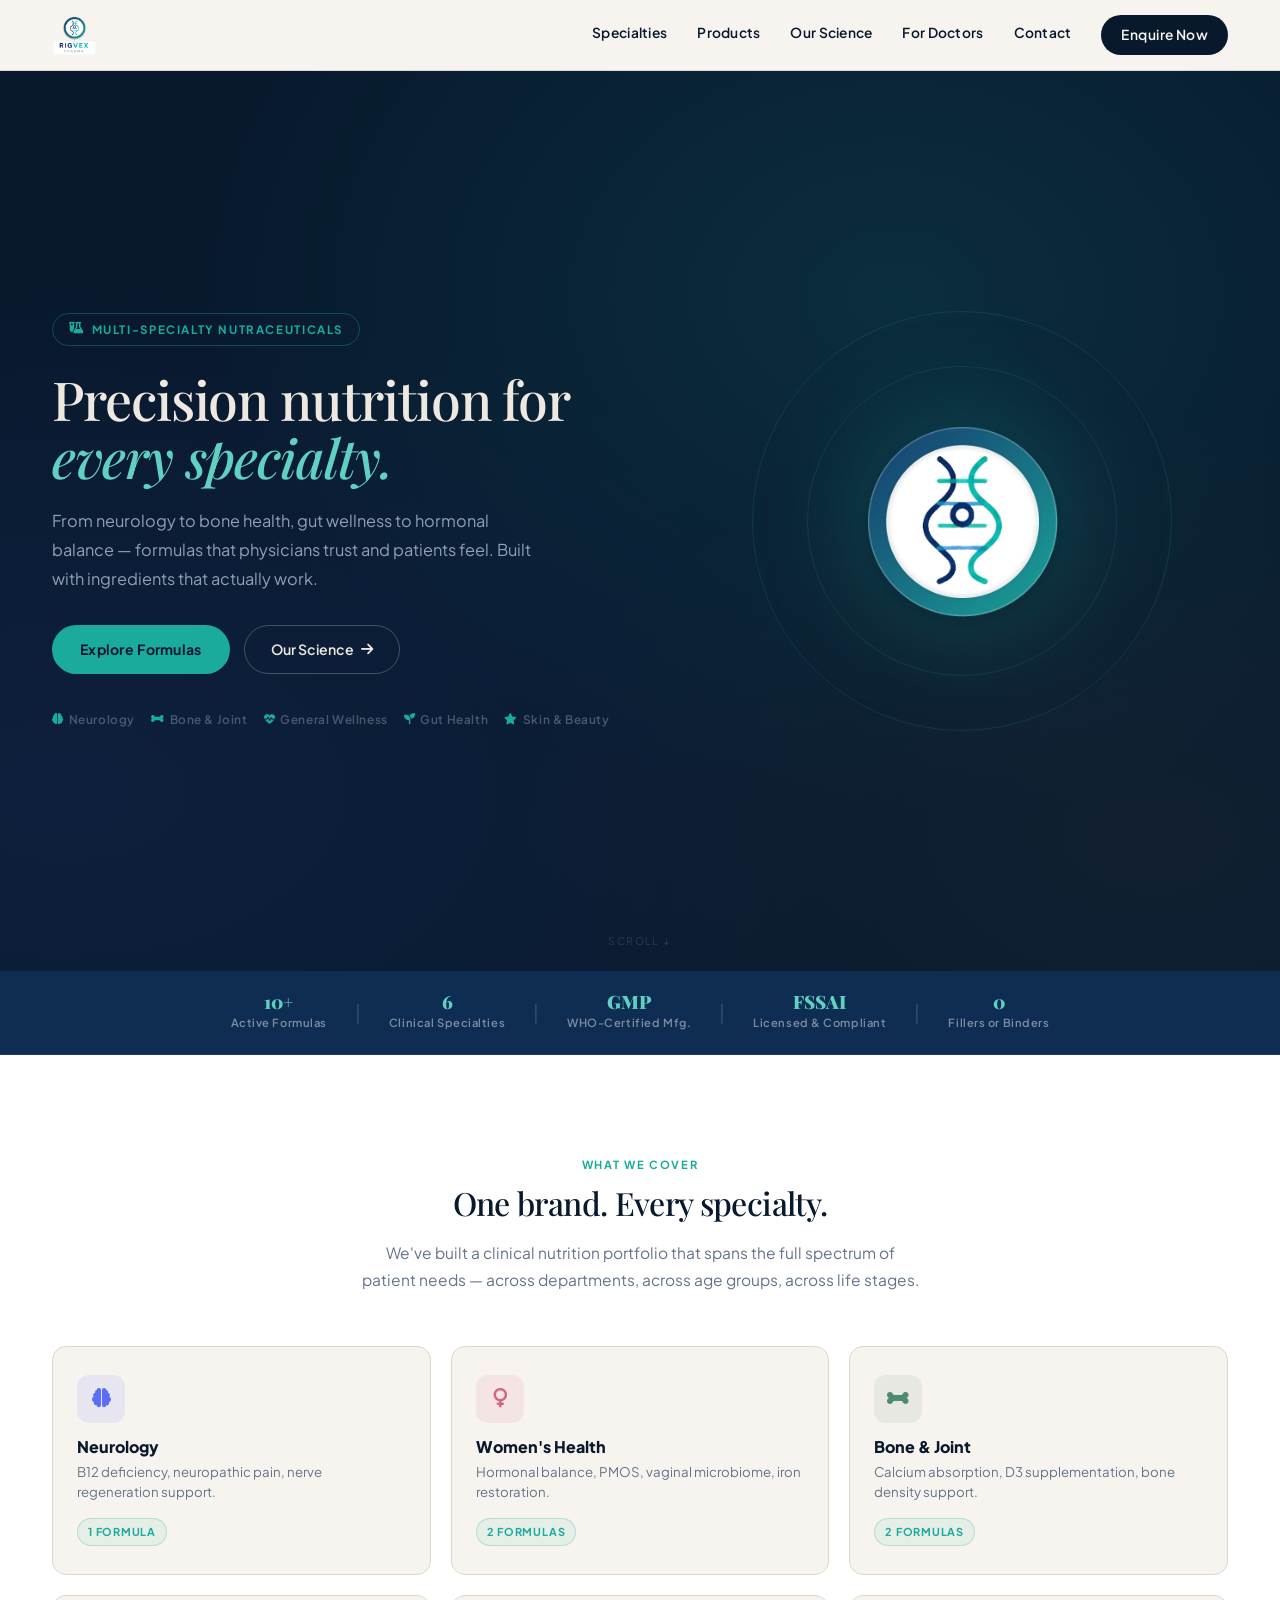
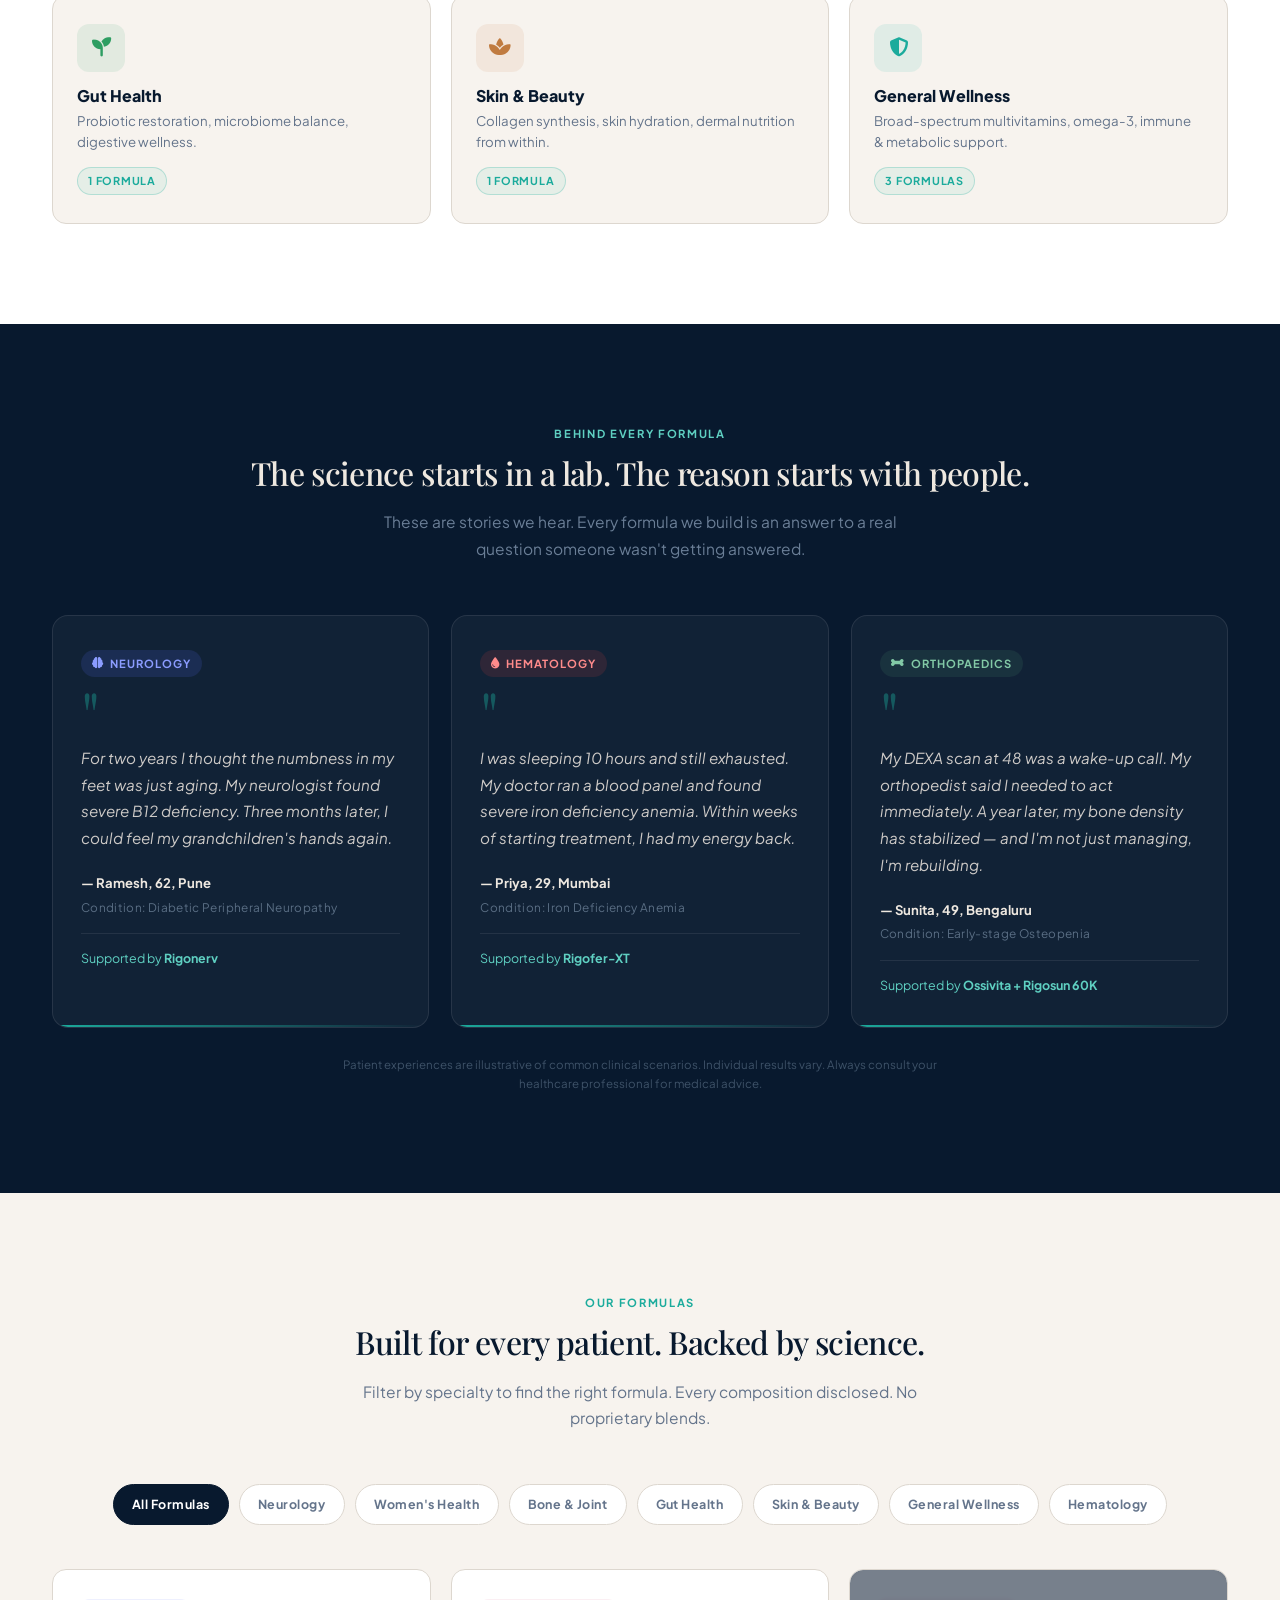
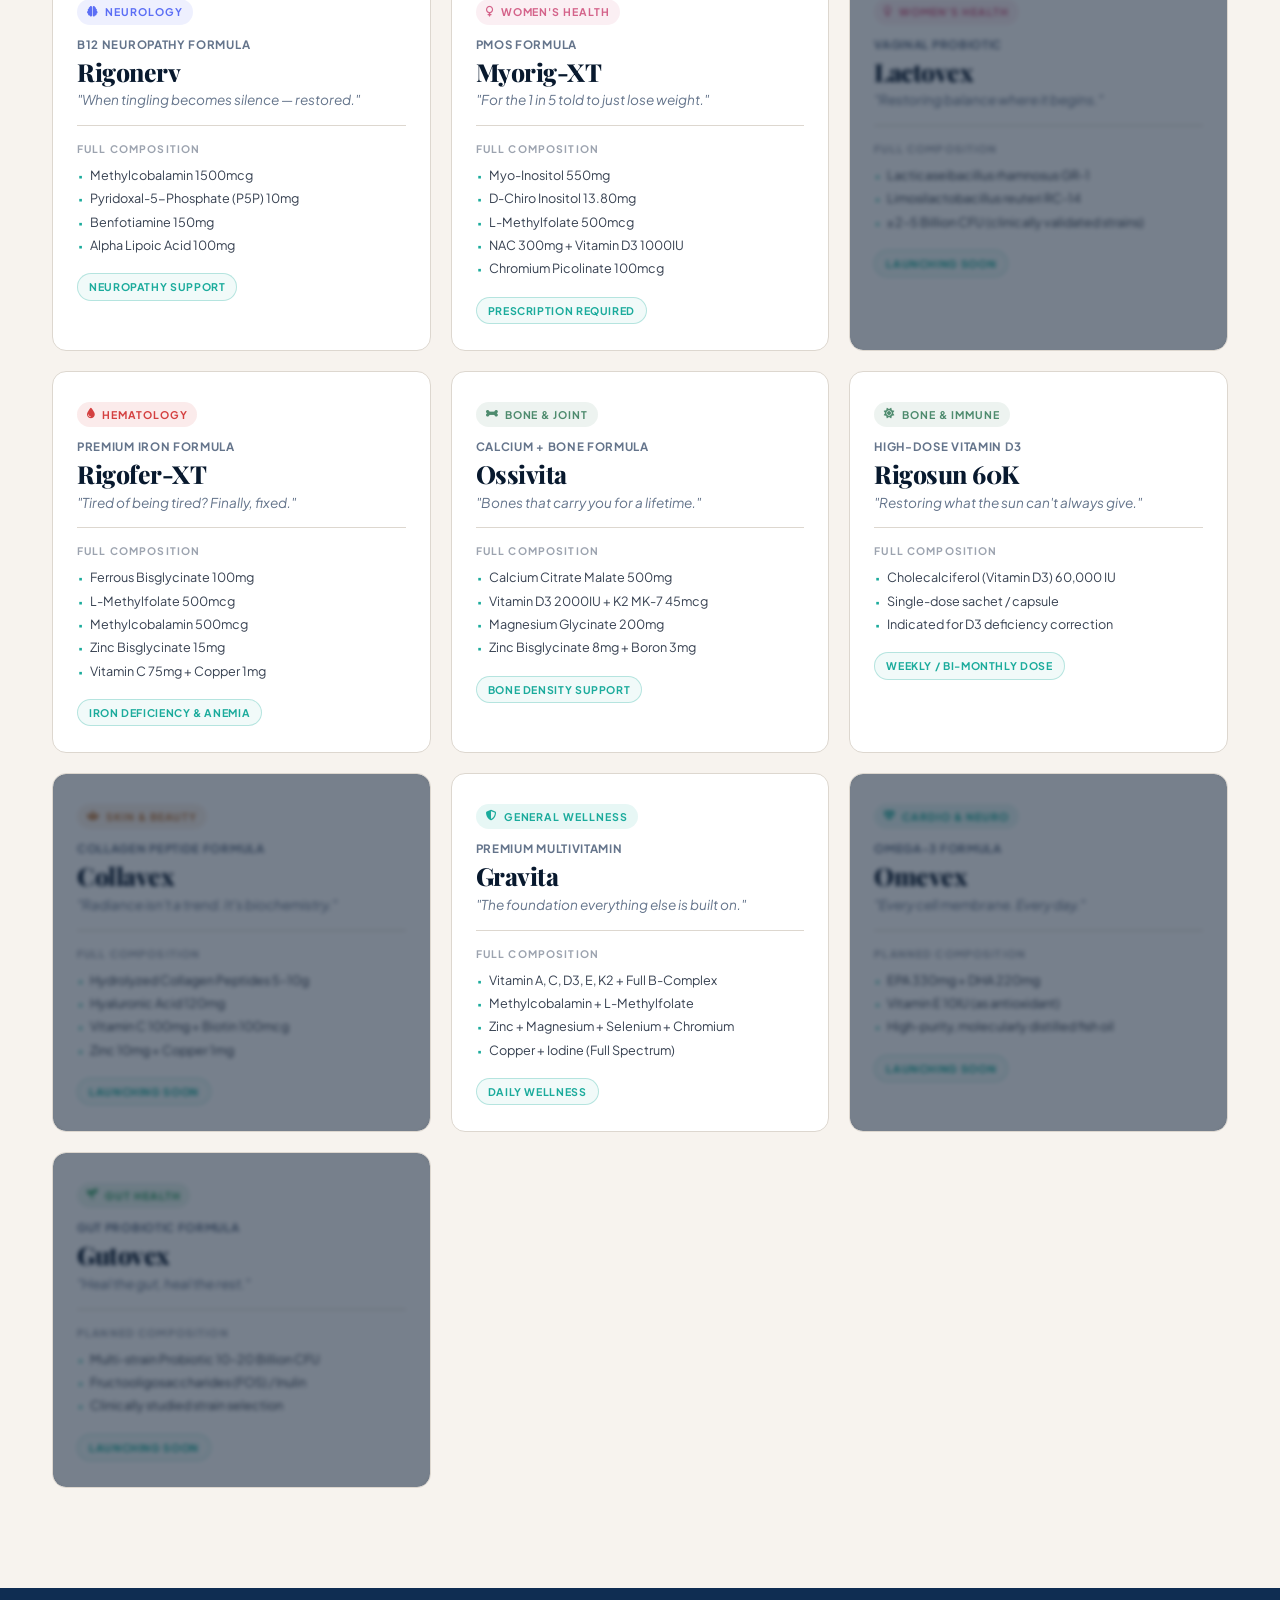
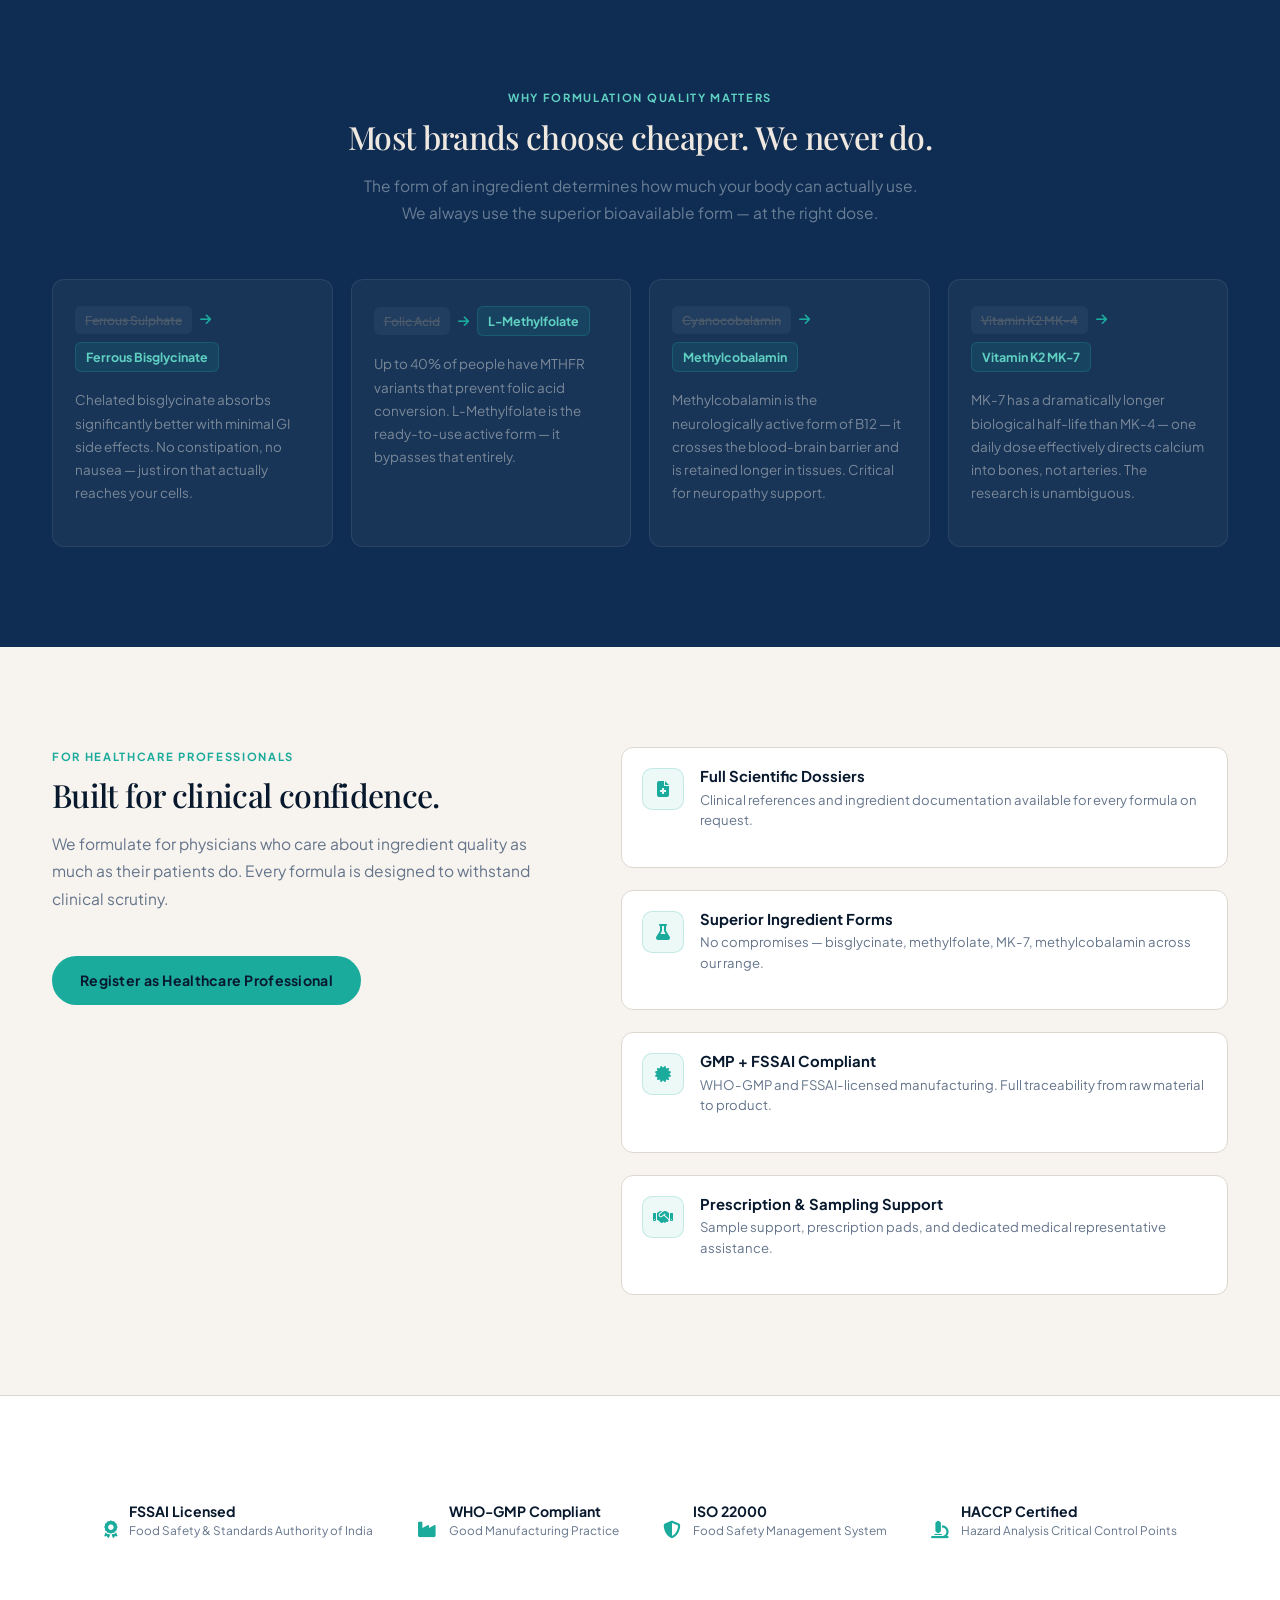
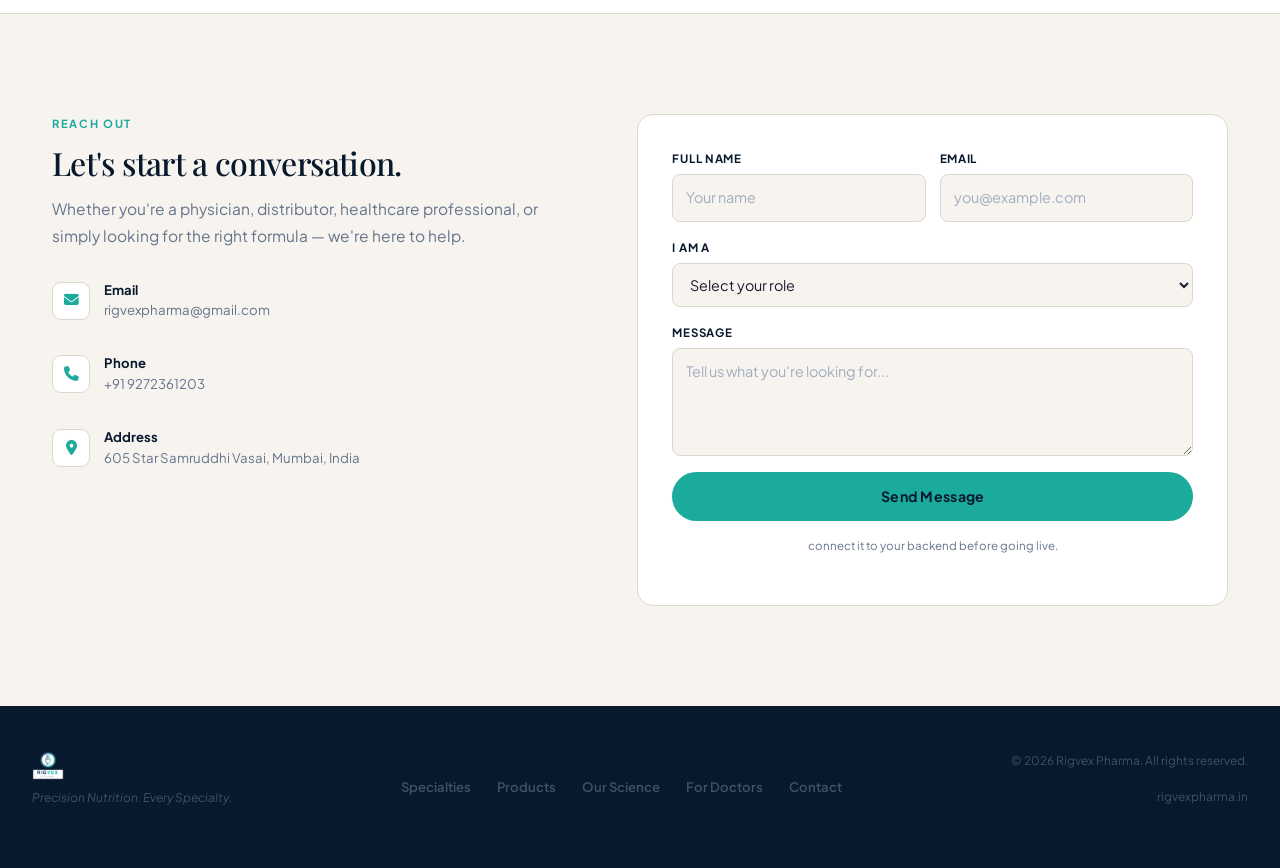
<file: index.html>
<!DOCTYPE html>
<html lang="en">
<head>
    <meta charset="UTF-8">
    <meta name="viewport" content="width=device-width, initial-scale=1.0">
    <title>Rigvex Pharma — Precision Nutrition. Every Specialty.</title>
    <meta name="description" content="Rigvex Pharma — Multi-specialty nutraceuticals. Science-backed formulas trusted by physicians across specialties.">
    <link rel="icon" href="favicon.png">
    <link rel="preconnect" href="https://fonts.googleapis.com">
    <link href="https://fonts.googleapis.com/css2?family=Playfair+Display:ital,wght@0,700;0,800;0,900;1,700&family=Plus+Jakarta+Sans:wght@400;500;600;700;800&display=swap" rel="stylesheet">
    <link href="https://cdn.jsdelivr.net/npm/bootstrap@5.3.3/dist/css/bootstrap.min.css" rel="stylesheet">
    <link rel="stylesheet" href="https://cdnjs.cloudflare.com/ajax/libs/font-awesome/6.5.0/css/all.min.css">
    <link rel="stylesheet" href="style.css">
</head>
<body>

    <!-- ═══ NAV ═══ -->
    <header class="site-nav" id="siteNav">
        <div class="nav-inner">
            <a href="#top" class="brand-logo"><img src="logo.png" alt="Rigvex Pharma"></a>
            <button class="hamburger" id="hamburger" aria-label="Toggle menu">
                <span></span><span></span><span></span>
            </button>
            <nav class="main-nav" id="mainNav">
                <a href="#specialties">Specialties</a>
                <a href="#products">Products</a>
                <a href="#science">Our Science</a>
                <a href="#doctors">For Doctors</a>
                <a href="#contact">Contact</a>
                <a href="#contact" class="nav-cta">Enquire Now</a>
            </nav>
        </div>
    </header>

    <!-- ═══ HERO ═══ -->
    <section class="hero-section" id="top">
        <div class="hero-noise"></div>
        <div class="hero-inner">
            <div class="hero-content reveal">
                <div class="eyebrow-tag"><i class="fa-solid fa-flask-vial"></i> Multi-Specialty Nutraceuticals</div>
                <h1 class="hero-headline">Precision nutrition for <em>every specialty.</em></h1>
                <p class="hero-sub">From neurology to bone health, gut wellness to hormonal balance — formulas that physicians trust and patients feel. Built with ingredients that actually work.</p>
                <div class="hero-actions">
                    <a href="#products" class="btn-primary-pill">Explore Formulas</a>
                    <a href="#science" class="btn-ghost-pill">Our Science <i class="fa-solid fa-arrow-right"></i></a>
                </div>
                <div class="hero-specialties-row">
                    <span><i class="fa-solid fa-brain"></i> Neurology</span>
                    <span><i class="fa-solid fa-bone"></i> Bone & Joint</span>
                    <span><i class="fa-solid fa-heart-pulse"></i> General Wellness</span>
                    <span><i class="fa-solid fa-seedling"></i> Gut Health</span>
                    <span><i class="fa-solid fa-star"></i> Skin & Beauty</span>
                </div>
            </div>
            <div class="hero-visual reveal">
                <div class="hero-badge-ring">
                    <div class="ring-orbit r2"></div>
                    <div class="ring-orbit r1"></div>
                    <img src="favicon.png" alt="Rigvex" class="hero-badge-img">
                </div>
            </div>
        </div>
        <div class="hero-scroll-hint">scroll ↓</div>
    </section>

    <!-- ═══ TRUST STRIP ═══ -->
    <div class="trust-strip">
        <div class="trust-inner">
            <div class="trust-item reveal"><span class="t-num">10+</span><span class="t-label">Active Formulas</span></div>
            <div class="trust-sep">|</div>
            <div class="trust-item reveal"><span class="t-num">6</span><span class="t-label">Clinical Specialties</span></div>
            <div class="trust-sep">|</div>
            <div class="trust-item reveal"><span class="t-num">GMP</span><span class="t-label">WHO-Certified Mfg.</span></div>
            <div class="trust-sep">|</div>
            <div class="trust-item reveal"><span class="t-num">FSSAI</span><span class="t-label">Licensed & Compliant</span></div>
            <div class="trust-sep">|</div>
            <div class="trust-item reveal"><span class="t-num">0</span><span class="t-label">Fillers or Binders</span></div>
        </div>
    </div>

    <!-- ═══ SPECIALTIES ═══ -->
    <section class="specialties-section" id="specialties">
        <div class="section-inner">
            <div class="section-header reveal">
                <div class="section-eyebrow centered">What We Cover</div>
                <h2 class="section-headline centered">One brand. Every specialty.</h2>
                <p class="section-sub">We've built a clinical nutrition portfolio that spans the full spectrum of patient needs — across departments, across age groups, across life stages.</p>
            </div>
            <div class="specialty-grid">
                <div class="specialty-card reveal" data-filter="neurology">
                    <div class="sp-icon neurology"><i class="fa-solid fa-brain"></i></div>
                    <h3>Neurology</h3>
                    <p>B12 deficiency, neuropathic pain, nerve regeneration support.</p>
                    <div class="sp-tag">1 Formula</div>
                </div>
                <div class="specialty-card reveal" data-filter="women">
                    <div class="sp-icon women"><i class="fa-solid fa-venus"></i></div>
                    <h3>Women's Health</h3>
                    <p>Hormonal balance, PMOS, vaginal microbiome, iron restoration.</p>
                    <div class="sp-tag">2 Formulas</div>
                </div>
                <div class="specialty-card reveal" data-filter="bone">
                    <div class="sp-icon bone"><i class="fa-solid fa-bone"></i></div>
                    <h3>Bone & Joint</h3>
                    <p>Calcium absorption, D3 supplementation, bone density support.</p>
                    <div class="sp-tag">2 Formulas</div>
                </div>
                <div class="specialty-card reveal" data-filter="gut">
                    <div class="sp-icon gut"><i class="fa-solid fa-seedling"></i></div>
                    <h3>Gut Health</h3>
                    <p>Probiotic restoration, microbiome balance, digestive wellness.</p>
                    <div class="sp-tag">1 Formula</div>
                </div>
                <div class="specialty-card reveal" data-filter="skin">
                    <div class="sp-icon skin"><i class="fa-solid fa-spa"></i></div>
                    <h3>Skin & Beauty</h3>
                    <p>Collagen synthesis, skin hydration, dermal nutrition from within.</p>
                    <div class="sp-tag">1 Formula</div>
                </div>
                <div class="specialty-card reveal" data-filter="wellness">
                    <div class="sp-icon wellness"><i class="fa-solid fa-shield-halved"></i></div>
                    <h3>General Wellness</h3>
                    <p>Broad-spectrum multivitamins, omega-3, immune & metabolic support.</p>
                    <div class="sp-tag">3 Formulas</div>
                </div>
            </div>
        </div>
    </section>

    <!-- ═══ EMOTIONAL STORIES ═══ -->
    <section class="stories-section" id="stories">
        <div class="section-inner">
            <div class="section-header reveal">
                <div class="section-eyebrow centered light">Behind Every Formula</div>
                <h2 class="section-headline centered light">The science starts in a lab. The reason starts with people.</h2>
                <p class="section-sub light">These are stories we hear. Every formula we build is an answer to a real question someone wasn't getting answered.</p>
            </div>
            <div class="stories-grid">

                <div class="story-card reveal">
                    <div class="story-specialty neurology"><i class="fa-solid fa-brain"></i> Neurology</div>
                    <div class="story-quote">"</div>
                    <p class="story-text">For two years I thought the numbness in my feet was just aging. My neurologist found severe B12 deficiency. Three months later, I could feel my grandchildren's hands again.</p>
                    <div class="story-attr">— Ramesh, 62, Pune</div>
                    <div class="story-condition">Condition: Diabetic Peripheral Neuropathy</div>
                    <div class="story-product">Supported by <strong>Rigonerv</strong></div>
                </div>

                <div class="story-card reveal">
                    <div class="story-specialty hematology"><i class="fa-solid fa-droplet"></i> Hematology</div>
                    <div class="story-quote">"</div>
                    <p class="story-text">I was sleeping 10 hours and still exhausted. My doctor ran a blood panel and found severe iron deficiency anemia. Within weeks of starting treatment, I had my energy back.</p>
                    <div class="story-attr">— Priya, 29, Mumbai</div>
                    <div class="story-condition">Condition: Iron Deficiency Anemia</div>
                    <div class="story-product">Supported by <strong>Rigofer-XT</strong></div>
                </div>

                <div class="story-card reveal">
                    <div class="story-specialty bone"><i class="fa-solid fa-bone"></i> Orthopaedics</div>
                    <div class="story-quote">"</div>
                    <p class="story-text">My DEXA scan at 48 was a wake-up call. My orthopedist said I needed to act immediately. A year later, my bone density has stabilized — and I'm not just managing, I'm rebuilding.</p>
                    <div class="story-attr">— Sunita, 49, Bengaluru</div>
                    <div class="story-condition">Condition: Early-stage Osteopenia</div>
                    <div class="story-product">Supported by <strong>Ossivita + Rigosun 60K</strong></div>
                </div>

            </div>
            <p class="stories-disclaimer reveal">Patient experiences are illustrative of common clinical scenarios. Individual results vary. Always consult your healthcare professional for medical advice.</p>
        </div>
    </section>

    <!-- ═══ PRODUCTS ═══ -->
    <section class="products-section" id="products">
        <div class="section-inner">
            <div class="section-header reveal">
                <div class="section-eyebrow centered">Our Formulas</div>
                <h2 class="section-headline centered">Built for every patient. Backed by science.</h2>
                <p class="section-sub">Filter by specialty to find the right formula. Every composition disclosed. No proprietary blends.</p>
            </div>

            <div class="filter-tabs reveal">
                <button class="filter-btn active" data-filter="all">All Formulas</button>
                <button class="filter-btn" data-filter="neurology">Neurology</button>
                <button class="filter-btn" data-filter="women">Women's Health</button>
                <button class="filter-btn" data-filter="bone">Bone & Joint</button>
                <button class="filter-btn" data-filter="gut">Gut Health</button>
                <button class="filter-btn" data-filter="skin">Skin & Beauty</button>
                <button class="filter-btn" data-filter="wellness">General Wellness</button>
                <button class="filter-btn" data-filter="hematology">Hematology</button>
            </div>

            <div class="product-grid" id="productGrid">

                <!-- Rigonerv — Neurology -->
                <div class="product-card reveal" data-specialty="neurology">
                    <div class="card-sp-badge neurology"><i class="fa-solid fa-brain"></i> Neurology</div>
                    <div class="card-category">B12 Neuropathy Formula</div>
                    <h3 class="card-name">Rigonerv</h3>
                    <p class="card-story">"When tingling becomes silence — restored."</p>
                    <div class="card-divider"></div>
                    <span class="formula-label">Full Composition</span>
                    <ul class="card-formula">
                        <li>Methylcobalamin 1500mcg</li>
                        <li>Pyridoxal-5-Phosphate (P5P) 10mg</li>
                        <li>Benfotiamine 150mg</li>
                        <li>Alpha Lipoic Acid 100mg</li>
                    </ul>
                    <div class="card-badge">Neuropathy Support</div>
                </div>

                <!-- Myorig-XT — Women's Health -->
                <div class="product-card reveal" data-specialty="women">
                    <div class="card-sp-badge women"><i class="fa-solid fa-venus"></i> Women's Health</div>
                    <div class="card-category">PMOS Formula</div>
                    <h3 class="card-name">Myorig-XT</h3>
                    <p class="card-story">"For the 1 in 5 told to just lose weight."</p>
                    <div class="card-divider"></div>
                    <span class="formula-label">Full Composition</span>
                    <ul class="card-formula">
                        <li>Myo-Inositol 550mg</li>
                        <li>D-Chiro Inositol 13.80mg</li>
                        <li>L-Methylfolate 500mcg</li>
                        <li>NAC 300mg + Vitamin D3 1000IU</li>
                        <li>Chromium Picolinate 100mcg</li>
                    </ul>
                    <div class="card-badge">Prescription Required</div>
                </div>

                <!-- Lactovex — Women's Health -->
                <div class="product-card reveal coming-soon" data-specialty="women">
                    <div class="coming-soon-overlay"><span>Coming Soon</span></div>
                    <div class="card-sp-badge women"><i class="fa-solid fa-venus"></i> Women's Health</div>
                    <div class="card-category">Vaginal Probiotic</div>
                    <h3 class="card-name">Lactovex</h3>
                    <p class="card-story">"Restoring balance where it begins."</p>
                    <div class="card-divider"></div>
                    <span class="formula-label">Full Composition</span>
                    <ul class="card-formula">
                        <li>Lacticaseibacillus rhamnosus GR-1</li>
                        <li>Limosilactobacillus reuteri RC-14</li>
                        <li>≥2–5 Billion CFU (clinically validated strains)</li>
                    </ul>
                    <div class="card-badge">Launching Soon</div>
                </div>

                <!-- Rigofer-XT — Hematology -->
                <div class="product-card reveal" data-specialty="hematology">
                    <div class="card-sp-badge hematology"><i class="fa-solid fa-droplet"></i> Hematology</div>
                    <div class="card-category">Premium Iron Formula</div>
                    <h3 class="card-name">Rigofer-XT</h3>
                    <p class="card-story">"Tired of being tired? Finally, fixed."</p>
                    <div class="card-divider"></div>
                    <span class="formula-label">Full Composition</span>
                    <ul class="card-formula">
                        <li>Ferrous Bisglycinate 100mg</li>
                        <li>L-Methylfolate 500mcg</li>
                        <li>Methylcobalamin 500mcg</li>
                        <li>Zinc Bisglycinate 15mg</li>
                        <li>Vitamin C 75mg + Copper 1mg</li>
                    </ul>
                    <div class="card-badge">Iron Deficiency & Anemia</div>
                </div>

                <!-- Ossivita — Bone & Joint -->
                <div class="product-card reveal" data-specialty="bone">
                    <div class="card-sp-badge bone"><i class="fa-solid fa-bone"></i> Bone & Joint</div>
                    <div class="card-category">Calcium + Bone Formula</div>
                    <h3 class="card-name">Ossivita</h3>
                    <p class="card-story">"Bones that carry you for a lifetime."</p>
                    <div class="card-divider"></div>
                    <span class="formula-label">Full Composition</span>
                    <ul class="card-formula">
                        <li>Calcium Citrate Malate 500mg</li>
                        <li>Vitamin D3 2000IU + K2 MK-7 45mcg</li>
                        <li>Magnesium Glycinate 200mg</li>
                        <li>Zinc Bisglycinate 8mg + Boron 3mg</li>
                    </ul>
                    <div class="card-badge">Bone Density Support</div>
                </div>

                <!-- Rigosun 60K — Bone / Wellness -->
                <div class="product-card reveal" data-specialty="bone wellness">
                    <div class="card-sp-badge bone"><i class="fa-solid fa-sun"></i> Bone & Immune</div>
                    <div class="card-category">High-Dose Vitamin D3</div>
                    <h3 class="card-name">Rigosun 60K</h3>
                    <p class="card-story">"Restoring what the sun can't always give."</p>
                    <div class="card-divider"></div>
                    <span class="formula-label">Full Composition</span>
                    <ul class="card-formula">
                        <li>Cholecalciferol (Vitamin D3) 60,000 IU</li>
                        <li>Single-dose sachet / capsule</li>
                        <li>Indicated for D3 deficiency correction</li>
                    </ul>
                    <div class="card-badge">Weekly / Bi-Monthly Dose</div>
                </div>

                <!-- Collavex — Skin -->
                <div class="product-card reveal coming-soon" data-specialty="skin">
                    <div class="coming-soon-overlay"><span>Coming Soon</span></div>
                    <div class="card-sp-badge skin"><i class="fa-solid fa-spa"></i> Skin & Beauty</div>
                    <div class="card-category">Collagen Peptide Formula</div>
                    <h3 class="card-name">Collavex</h3>
                    <p class="card-story">"Radiance isn't a trend. It's biochemistry."</p>
                    <div class="card-divider"></div>
                    <span class="formula-label">Full Composition</span>
                    <ul class="card-formula">
                        <li>Hydrolyzed Collagen Peptides 5–10g</li>
                        <li>Hyaluronic Acid 120mg</li>
                        <li>Vitamin C 100mg + Biotin 100mcg</li>
                        <li>Zinc 10mg + Copper 1mg</li>
                    </ul>
                    <div class="card-badge">Launching Soon</div>
                </div>

                <!-- Gravita — General Wellness -->
                <div class="product-card reveal" data-specialty="wellness">
                    <div class="card-sp-badge wellness"><i class="fa-solid fa-shield-halved"></i> General Wellness</div>
                    <div class="card-category">Premium Multivitamin</div>
                    <h3 class="card-name">Gravita</h3>
                    <p class="card-story">"The foundation everything else is built on."</p>
                    <div class="card-divider"></div>
                    <span class="formula-label">Full Composition</span>
                    <ul class="card-formula">
                        <li>Vitamin A, C, D3, E, K2 + Full B-Complex</li>
                        <li>Methylcobalamin + L-Methylfolate</li>
                        <li>Zinc + Magnesium + Selenium + Chromium</li>
                        <li>Copper + Iodine (Full Spectrum)</li>
                    </ul>
                    <div class="card-badge">Daily Wellness</div>
                </div>

                <!-- Omevex — Wellness / Coming Soon -->
                <div class="product-card reveal coming-soon" data-specialty="wellness neurology">
                    <div class="coming-soon-overlay"><span>Coming Soon</span></div>
                    <div class="card-sp-badge wellness"><i class="fa-solid fa-heart-pulse"></i> Cardio & Neuro</div>
                    <div class="card-category">Omega-3 Formula</div>
                    <h3 class="card-name">Omevex</h3>
                    <p class="card-story">"Every cell membrane. Every day."</p>
                    <div class="card-divider"></div>
                    <span class="formula-label">Planned Composition</span>
                    <ul class="card-formula">
                        <li>EPA 330mg + DHA 220mg</li>
                        <li>Vitamin E 10IU (as antioxidant)</li>
                        <li>High-purity, molecularly distilled fish oil</li>
                    </ul>
                    <div class="card-badge">Launching Soon</div>
                </div>

                <!-- Gutovex — Gut / Coming Soon -->
                <div class="product-card reveal coming-soon" data-specialty="gut">
                    <div class="coming-soon-overlay"><span>Coming Soon</span></div>
                    <div class="card-sp-badge gut"><i class="fa-solid fa-seedling"></i> Gut Health</div>
                    <div class="card-category">Gut Probiotic Formula</div>
                    <h3 class="card-name">Gutovex</h3>
                    <p class="card-story">"Heal the gut, heal the rest."</p>
                    <div class="card-divider"></div>
                    <span class="formula-label">Planned Composition</span>
                    <ul class="card-formula">
                        <li>Multi-strain Probiotic 10–20 Billion CFU</li>
                        <li>Fructooligosaccharides (FOS) / Inulin</li>
                        <li>Clinically studied strain selection</li>
                    </ul>
                    <div class="card-badge">Launching Soon</div>
                </div>

            </div>
        </div>
    </section>

    <!-- ═══ SCIENCE ═══ -->
    <section class="science-section" id="science">
        <div class="section-inner">
            <div class="section-header reveal">
                <div class="section-eyebrow centered light">Why Formulation Quality Matters</div>
                <h2 class="section-headline centered light">Most brands choose cheaper. We never do.</h2>
                <p class="section-sub light">The form of an ingredient determines how much your body can actually use. We always use the superior bioavailable form — at the right dose.</p>
            </div>
            <div class="science-grid">
                <div class="science-card reveal">
                    <div class="vs-row">
                        <div class="vs-bad">Ferrous Sulphate</div>
                        <div class="vs-arrow"><i class="fa-solid fa-arrow-right"></i></div>
                        <div class="vs-good">Ferrous Bisglycinate</div>
                    </div>
                    <p>Chelated bisglycinate absorbs significantly better with minimal GI side effects. No constipation, no nausea — just iron that actually reaches your cells.</p>
                </div>
                <div class="science-card reveal">
                    <div class="vs-row">
                        <div class="vs-bad">Folic Acid</div>
                        <div class="vs-arrow"><i class="fa-solid fa-arrow-right"></i></div>
                        <div class="vs-good">L-Methylfolate</div>
                    </div>
                    <p>Up to 40% of people have MTHFR variants that prevent folic acid conversion. L-Methylfolate is the ready-to-use active form — it bypasses that entirely.</p>
                </div>
                <div class="science-card reveal">
                    <div class="vs-row">
                        <div class="vs-bad">Cyanocobalamin</div>
                        <div class="vs-arrow"><i class="fa-solid fa-arrow-right"></i></div>
                        <div class="vs-good">Methylcobalamin</div>
                    </div>
                    <p>Methylcobalamin is the neurologically active form of B12 — it crosses the blood-brain barrier and is retained longer in tissues. Critical for neuropathy support.</p>
                </div>
                <div class="science-card reveal">
                    <div class="vs-row">
                        <div class="vs-bad">Vitamin K2 MK-4</div>
                        <div class="vs-arrow"><i class="fa-solid fa-arrow-right"></i></div>
                        <div class="vs-good">Vitamin K2 MK-7</div>
                    </div>
                    <p>MK-7 has a dramatically longer biological half-life than MK-4 — one daily dose effectively directs calcium into bones, not arteries. The research is unambiguous.</p>
                </div>
            </div>
        </div>
    </section>

    <!-- ═══ FOR DOCTORS ═══ -->
    <section class="doctors-section" id="doctors">
        <div class="section-inner">
            <div class="doctors-inner">
                <div class="doctors-left reveal">
                    <div class="section-eyebrow">For Healthcare Professionals</div>
                    <h2 class="section-headline">Built for clinical confidence.</h2>
                    <p>We formulate for physicians who care about ingredient quality as much as their patients do. Every formula is designed to withstand clinical scrutiny.</p>
                    <a href="#contact" class="btn-primary-pill" style="margin-top:28px;display:inline-block;">Register as Healthcare Professional</a>
                </div>
                <div class="doctors-right reveal">
                    <div class="doctor-feature">
                        <div class="df-icon"><i class="fa-solid fa-file-medical"></i></div>
                        <div>
                            <h4>Full Scientific Dossiers</h4>
                            <p>Clinical references and ingredient documentation available for every formula on request.</p>
                        </div>
                    </div>
                    <div class="doctor-feature">
                        <div class="df-icon"><i class="fa-solid fa-flask"></i></div>
                        <div>
                            <h4>Superior Ingredient Forms</h4>
                            <p>No compromises — bisglycinate, methylfolate, MK-7, methylcobalamin across our range.</p>
                        </div>
                    </div>
                    <div class="doctor-feature">
                        <div class="df-icon"><i class="fa-solid fa-certificate"></i></div>
                        <div>
                            <h4>GMP + FSSAI Compliant</h4>
                            <p>WHO-GMP and FSSAI-licensed manufacturing. Full traceability from raw material to product.</p>
                        </div>
                    </div>
                    <div class="doctor-feature">
                        <div class="df-icon"><i class="fa-solid fa-handshake"></i></div>
                        <div>
                            <h4>Prescription & Sampling Support</h4>
                            <p>Sample support, prescription pads, and dedicated medical representative assistance.</p>
                        </div>
                    </div>
                </div>
            </div>
        </div>
    </section>

    <!-- ═══ CERTIFICATIONS ═══ -->
    <section class="cert-section">
        <div class="section-inner">
            <div class="cert-title reveal">Manufactured to the highest international standards</div>
            <div class="cert-list reveal">
                <div class="cert-item">
                    <div class="cert-icon"><i class="fa-solid fa-award"></i></div>
                    <div><h5>FSSAI Licensed</h5><p>Food Safety & Standards Authority of India</p></div>
                </div>
                <div class="cert-item">
                    <div class="cert-icon"><i class="fa-solid fa-industry"></i></div>
                    <div><h5>WHO-GMP Compliant</h5><p>Good Manufacturing Practice</p></div>
                </div>
                <div class="cert-item">
                    <div class="cert-icon"><i class="fa-solid fa-shield-halved"></i></div>
                    <div><h5>ISO 22000</h5><p>Food Safety Management System</p></div>
                </div>
                <div class="cert-item">
                    <div class="cert-icon"><i class="fa-solid fa-microscope"></i></div>
                    <div><h5>HACCP Certified</h5><p>Hazard Analysis Critical Control Points</p></div>
                </div>
            </div>
        </div>
    </section>

    <!-- ═══ CONTACT ═══ -->
    <section class="contact-section" id="contact">
        <div class="section-inner">
            <div class="contact-inner">
                <div class="contact-left reveal">
                    <div class="section-eyebrow">Reach Out</div>
                    <h2 class="section-headline">Let's start a conversation.</h2>
                    <p>Whether you're a physician, distributor, healthcare professional, or simply looking for the right formula — we're here to help.</p>
                    <div class="contact-info-list">
                        <div class="contact-info-item">
                            <div class="c-icon"><i class="fa-solid fa-envelope"></i></div>
                            <div><h5>Email</h5><p>rigvexpharma@gmail.com</p></div>
                        </div>
                        <div class="contact-info-item">
                            <div class="c-icon"><i class="fa-solid fa-phone"></i></div>
                            <div><h5>Phone</h5><p>+91 9272361203</p></div>
                        </div>
                        <div class="contact-info-item">
                            <div class="c-icon"><i class="fa-solid fa-location-dot"></i></div>
                            <div><h5>Address</h5><p>605 Star Samruddhi Vasai, Mumbai, India</p></div>
                        </div>
                    </div>
                </div>
                <div class="contact-right reveal">
                    <form class="contact-form">
                        <div class="form-row">
                            <div class="field">
                                <label>Full name</label>
                                <input type="text" placeholder="Your name">
                            </div>
                            <div class="field">
                                <label>Email</label>
                                <input type="email" placeholder="you@example.com">
                            </div>
                        </div>
                        <div class="field">
                            <label>I am a</label>
                            <select>
                                <option value="">Select your role</option>
                                <option>Physician / Specialist</option>
                                <option>General Practitioner</option>
                                <option>Pharmacist</option>
                                <option>Distributor / Stockist</option>
                                <option>Patient / Consumer</option>
                                <option>Other</option>
                            </select>
                        </div>
                        <div class="field">
                            <label>Message</label>
                            <textarea placeholder="Tell us what you're looking for..."></textarea>
                        </div>
                        <button type="submit" class="btn-primary-pill full-w">Send Message</button>
                        <p class="form-note"> connect it to your backend before going live.</p>
                    </form>
                </div>
            </div>
        </div>
    </section>

    <!-- ═══ FOOTER ═══ -->
    <footer class="site-footer">
        <div class="footer-inner">
            <div class="footer-brand">
                <img src="logo.png" alt="Rigvex Pharma">
                <p>Precision Nutrition. Every Specialty.</p>
            </div>
            <div class="footer-links">
                <a href="#specialties">Specialties</a>
                <a href="#products">Products</a>
                <a href="#science">Our Science</a>
                <a href="#doctors">For Doctors</a>
                <a href="#contact">Contact</a>
            </div>
            <div class="footer-legal">
                <p>© 2026 Rigvex Pharma. All rights reserved.</p>
                <p>rigvexpharma.in</p>
            </div>
        </div>
    </footer>

    <script src="script.js"></script>
</body>
</html>
</file>
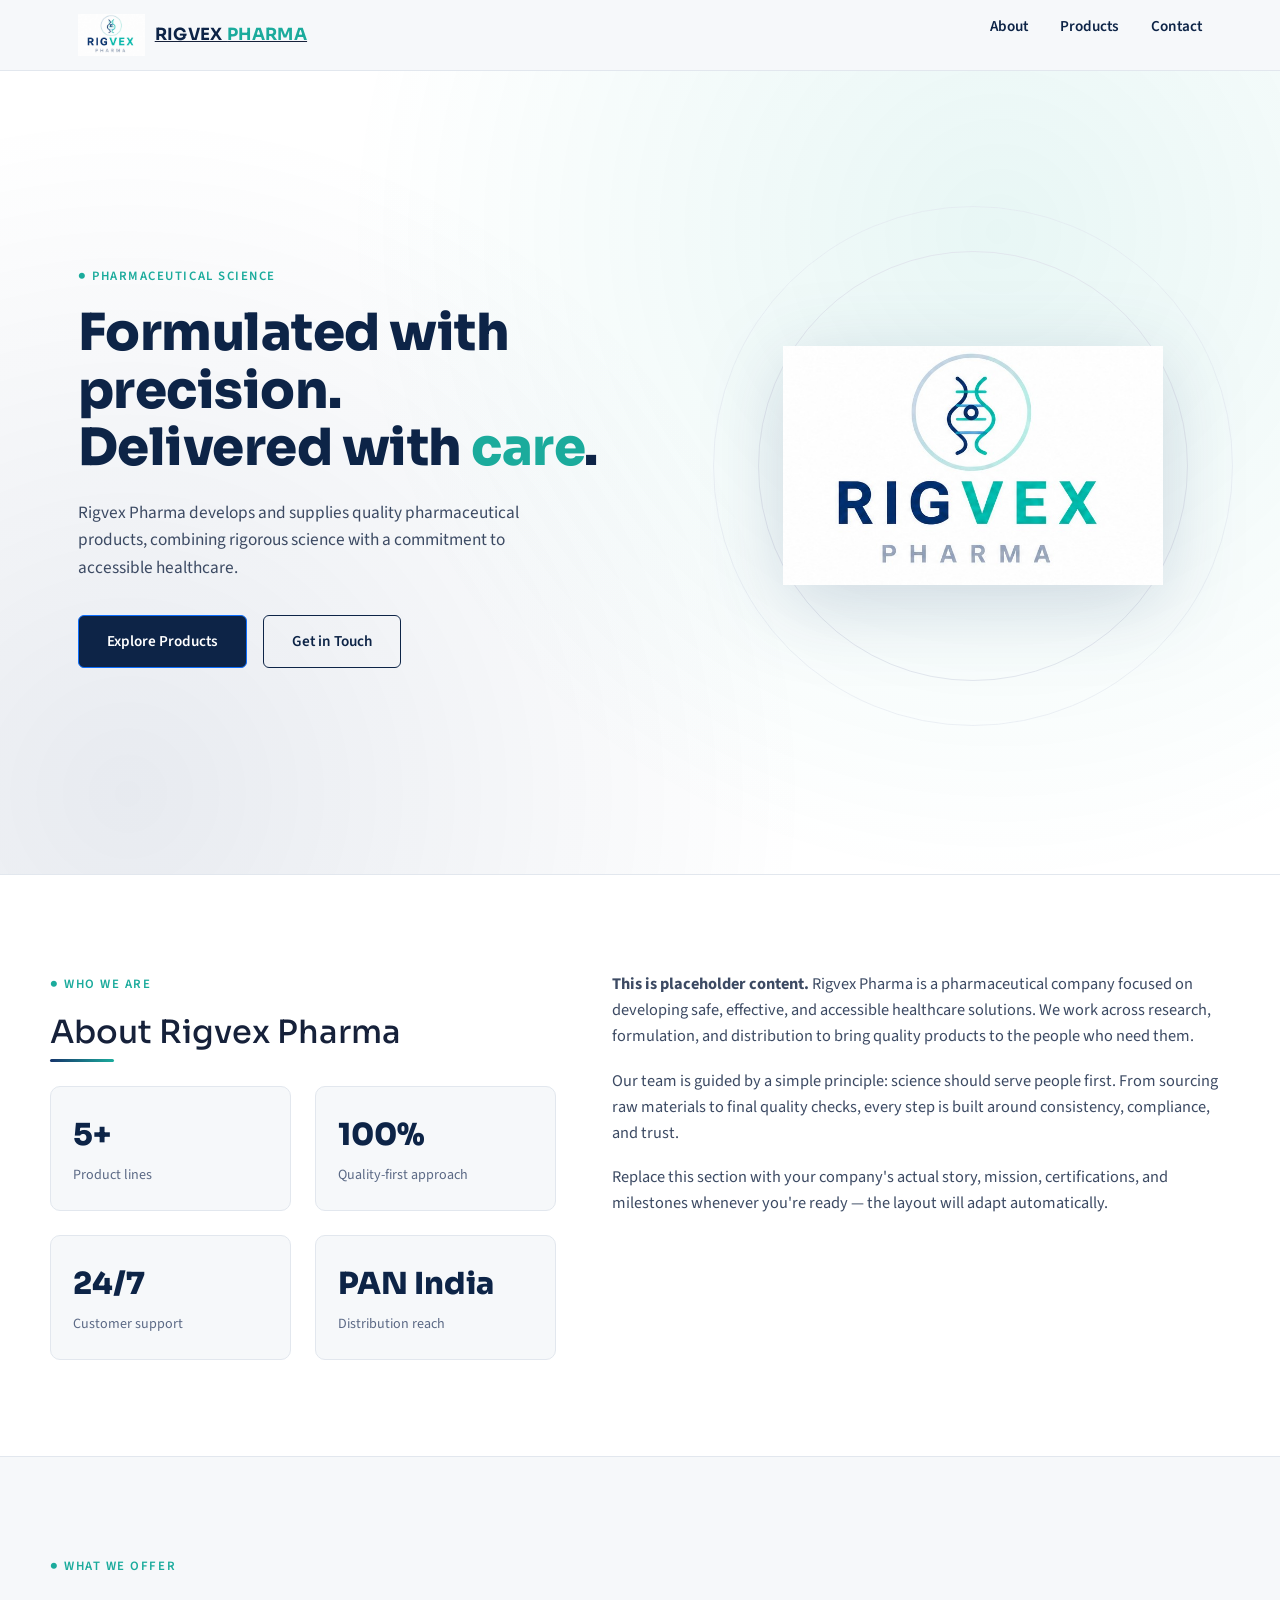
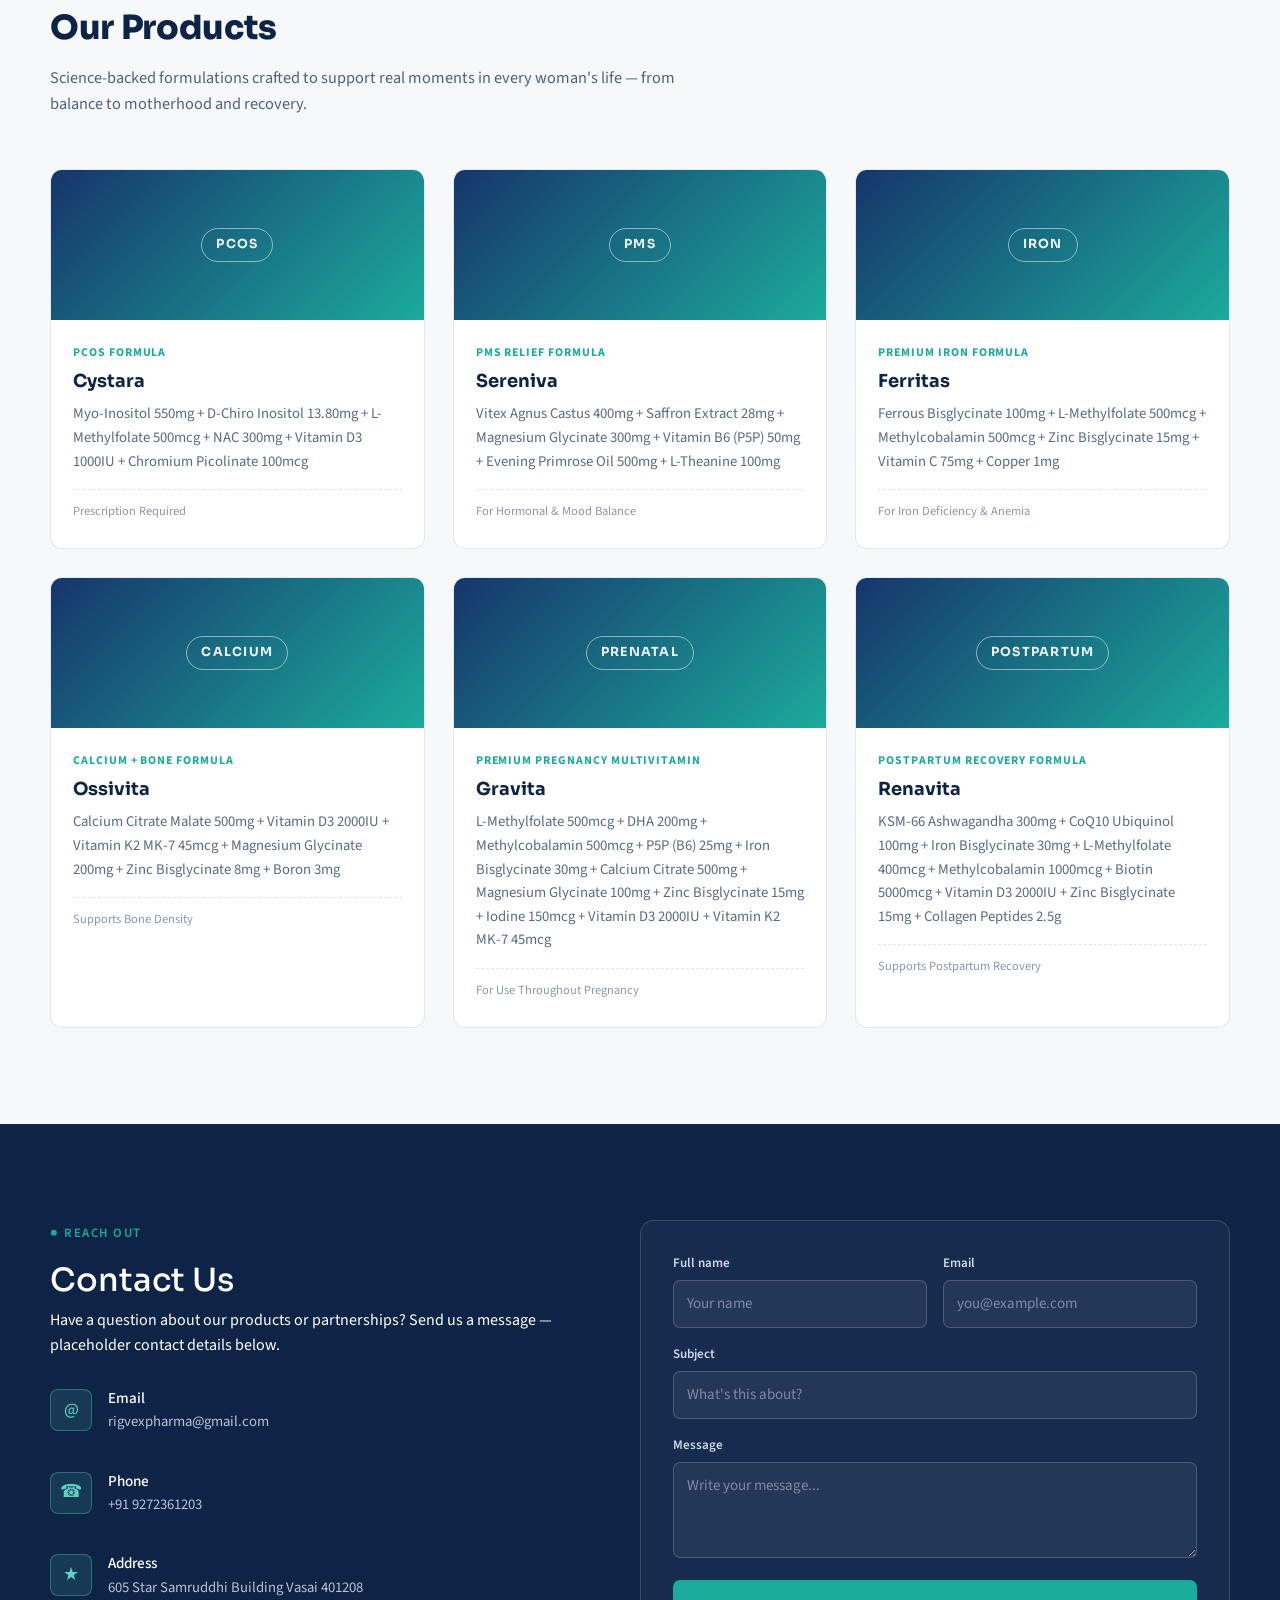
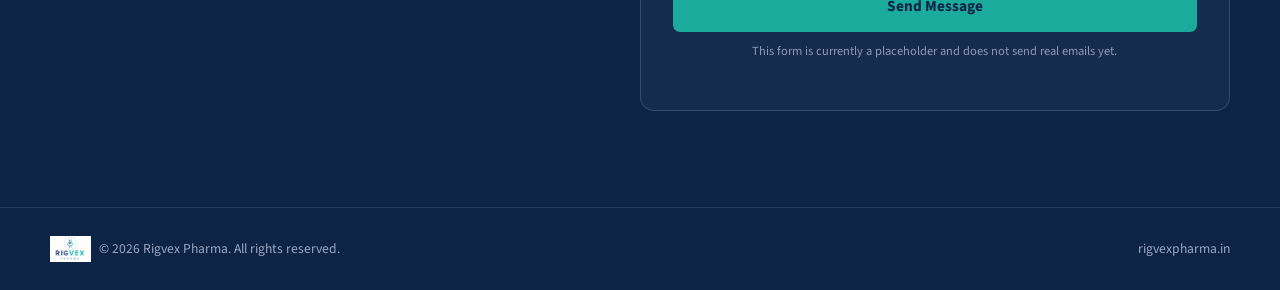
<file: src/index.html>
<!DOCTYPE html>
<html lang="en">
<head>
    <meta charset="UTF-8">
    <meta name="viewport" content="width=device-width, initial-scale=1.0">
    <title>Rigvex Pharma</title>
    <meta name="description" content="Rigvex Pharma — committed to quality, science-led pharmaceutical solutions.">
    <link rel="icon" href="logo.png">
    <link rel="preconnect" href="https://fonts.googleapis.com">
    <link href="https://fonts.googleapis.com/css2?family=Sora:wght@400;600;700;800&family=Source+Sans+3:wght@400;500;600&display=swap" rel="stylesheet">
    <link href="https://cdn.jsdelivr.net/npm/bootstrap@5.3.3/dist/css/bootstrap.min.css" rel="stylesheet">
    <link rel="stylesheet" href="style.css">
</head>
<body>

    <header>
        <div class="nav-wrap">
            <a href="#top" class="brand">
                <img src="logo.png" alt="Rigvex Pharma logo">
                <span class="brand-word">RIGVEX <span>PHARMA</span></span>
            </a>
            <button class="nav-toggle" aria-label="Toggle menu">&#9776;</button>
            <nav>
                <ul id="navList">
                    <li><a href="#about">About</a></li>
                    <li><a href="#products">Products</a></li>
                    <li><a href="#contact">Contact</a></li>
                </ul>
            </nav>
        </div>
    </header>

    <section class="hero" id="top">
        <div class="hero-wrap">
            <div>
                <div class="eyebrow">● Pharmaceutical Science</div>
                <h1>Formulated with precision.<br>Delivered with <em>care</em>.</h1>
                <p>Rigvex Pharma develops and supplies quality pharmaceutical products, combining rigorous science with a commitment to accessible healthcare.</p>
                <div class="btn-row">
                    <a href="#products" class="btn btn-primary">Explore Products</a>
                    <a href="#contact" class="btn btn-outline">Get in Touch</a>
                </div>
            </div>
            <div class="hero-art">
                <div class="ring r2"></div>
                <div class="ring r1"></div>
                <img src="logo.png" alt="Rigvex Pharma DNA helix mark">
            </div>
        </div>
    </section>

    <section id="about">
        <div class="section-inner about-grid">
            <div>
                <div class="eyebrow" style="color:var(--teal)">● Who We Are</div>
                <h2>About Rigvex Pharma</h2>
                <div class="strand-rule" style="margin-bottom:24px;"></div>
                <div class="about-stats">
                    <div class="stat"><div class="num">5+</div><div class="label">Product lines</div></div>
                    <div class="stat"><div class="num">100%</div><div class="label">Quality-first approach</div></div>
                    <div class="stat"><div class="num">24/7</div><div class="label">Customer support</div></div>
                    <div class="stat"><div class="num">PAN India</div><div class="label">Distribution reach</div></div>
                </div>
            </div>
            <div class="about-copy">
                <p><strong>This is placeholder content.</strong> Rigvex Pharma is a pharmaceutical company focused on developing safe, effective, and accessible healthcare solutions. We work across research, formulation, and distribution to bring quality products to the people who need them.</p>
                <p>Our team is guided by a simple principle: science should serve people first. From sourcing raw materials to final quality checks, every step is built around consistency, compliance, and trust.</p>
                <p>Replace this section with your company's actual story, mission, certifications, and milestones whenever you're ready — the layout will adapt automatically.</p>
            </div>
        </div>
    </section>

    <section id="products">
        <div class="section-inner">
            <div class="section-head">
                <div class="eyebrow">● What We Offer</div>
                <h2>Our Products</h2>
                <p>Science-backed formulations crafted to support real moments in every woman's life — from balance to motherhood and recovery.</p>
            </div>
            <div class="product-grid">

                <div class="product-card">
                    <div class="product-media"><span>PCOS</span></div>
                    <div class="product-body">
                        <div class="product-tag">PCOS Formula</div>
                        <h3>Cystara</h3>
                        <p>Myo-Inositol 550mg + D-Chiro Inositol 13.80mg + L-Methylfolate 500mcg + NAC 300mg + Vitamin D3 1000IU + Chromium Picolinate 100mcg</p>
                        <div class="product-note">Prescription Required</div>
                    </div>
                </div>

                <div class="product-card">
                    <div class="product-media"><span>PMS</span></div>
                    <div class="product-body">
                        <div class="product-tag">PMS Relief Formula</div>
                        <h3>Sereniva</h3>
                        <p>Vitex Agnus Castus 400mg + Saffron Extract 28mg + Magnesium Glycinate 300mg + Vitamin B6 (P5P) 50mg + Evening Primrose Oil 500mg + L-Theanine 100mg</p>
                        <div class="product-note">For Hormonal & Mood Balance</div>
                    </div>
                </div>

                <div class="product-card">
                    <div class="product-media"><span>Iron</span></div>
                    <div class="product-body">
                        <div class="product-tag">Premium Iron Formula</div>
                        <h3>Ferritas</h3>
                        <p>Ferrous Bisglycinate 100mg + L-Methylfolate 500mcg + Methylcobalamin 500mcg + Zinc Bisglycinate 15mg + Vitamin C 75mg + Copper 1mg</p>
                        <div class="product-note">For Iron Deficiency & Anemia</div>
                    </div>
                </div>

                <div class="product-card">
                    <div class="product-media"><span>Calcium</span></div>
                    <div class="product-body">
                        <div class="product-tag">Calcium + Bone Formula</div>
                        <h3>Ossivita</h3>
                        <p>Calcium Citrate Malate 500mg + Vitamin D3 2000IU + Vitamin K2 MK-7 45mcg + Magnesium Glycinate 200mg + Zinc Bisglycinate 8mg + Boron 3mg</p>
                        <div class="product-note">Supports Bone Density</div>
                    </div>
                </div>

                <div class="product-card">
                    <div class="product-media"><span>Prenatal</span></div>
                    <div class="product-body">
                        <div class="product-tag">Premium Pregnancy Multivitamin</div>
                        <h3>Gravita</h3>
                        <p>L-Methylfolate 500mcg + DHA 200mg + Methylcobalamin 500mcg + P5P (B6) 25mg + Iron Bisglycinate 30mg + Calcium Citrate 500mg + Magnesium Glycinate 100mg + Zinc Bisglycinate 15mg + Iodine 150mcg + Vitamin D3 2000IU + Vitamin K2 MK-7 45mcg</p>
                        <div class="product-note">For Use Throughout Pregnancy</div>
                    </div>
                </div>

                <div class="product-card">
                    <div class="product-media"><span>Postpartum</span></div>
                    <div class="product-body">
                        <div class="product-tag">Postpartum Recovery Formula</div>
                        <h3>Renavita</h3>
                        <p>KSM-66 Ashwagandha 300mg + CoQ10 Ubiquinol 100mg + Iron Bisglycinate 30mg + L-Methylfolate 400mcg + Methylcobalamin 1000mcg + Biotin 5000mcg + Vitamin D3 2000IU + Zinc Bisglycinate 15mg + Collagen Peptides 2.5g</p>
                        <div class="product-note">Supports Postpartum Recovery</div>
                    </div>
                </div>

            </div>
        </div>
    </section>

    <section id="contact">
        <div class="section-inner contact-grid">
            <div>
                <div class="eyebrow">● Reach Out</div>
                <h2>Contact Us</h2>
                <p style="margin-bottom:30px;">Have a question about our products or partnerships? Send us a message — placeholder contact details below.</p>
                <div class="contact-info-list">
                    <div class="contact-info-item">
                        <div class="contact-icon">@</div>
                        <div><h4>Email</h4><p>rigvexpharma@gmail.com</p></div>
                    </div>
                    <div class="contact-info-item">
                        <div class="contact-icon">&#9742;</div>
                        <div><h4>Phone</h4><p>+91 9272361203</p></div>
                    </div>
                    <div class="contact-info-item">
                        <div class="contact-icon">&#9733;</div>
                        <div><h4>Address</h4><p>605 Star Samruddhi Building Vasai 401208</p></div>
                    </div>
                </div>
            </div>
            <form>
                <div class="form-row">
                    <div class="field">
                        <label for="name">Full name</label>
                        <input id="name" type="text" placeholder="Your name" required>
                    </div>
                    <div class="field">
                        <label for="email">Email</label>
                        <input id="email" type="email" placeholder="you@example.com" required>
                    </div>
                </div>
                <div class="field full" style="margin-bottom:16px;">
                    <label for="subject">Subject</label>
                    <input id="subject" type="text" placeholder="What's this about?">
                </div>
                <div class="field full" style="margin-bottom:16px;">
                    <label for="message">Message</label>
                    <textarea id="message" placeholder="Write your message..." required></textarea>
                </div>
                <button type="submit" class="form-submit">Send Message</button>
                <p class="form-note">This form is currently a placeholder and does not send real emails yet.</p>
            </form>
        </div>
    </section>

    <footer>
        <div class="footer-wrap">
            <div class="footer-brand">
                <img src="logo.png" alt="Rigvex Pharma">
                <span>© 2026 Rigvex Pharma. All rights reserved.</span>
            </div>
            <div>rigvexpharma.in</div>
        </div>
    </footer>

    <script src="script.js"></script>
</body>
</html>
</file>
<file: style.css>
﻿/* ═══════════════════════════════════════════════════
   RIGVEX PHARMA — MULTI-SPECIALTY PREMIUM DESIGN
   ═══════════════════════════════════════════════════ */

:root {
    --cream: #F7F3EE;
    --cream-dk: #EDE7DF;
    --navy: #08192E;
    --navy-mid: #0F2D52;
    --teal: #1BAB9C;
    --teal-lt: #5fd0c2;
    --gold: #C9A86C;
    --white: #FFFFFF;
    --ink: #1A1A2E;
    --muted: #64748B;
    --line: #DDD7CF;
    /* specialty colors */
    --sp-neurology: #5B6EF5;
    --sp-women: #D4638A;
    --sp-bone: #4E8B6E;
    --sp-gut: #2E9E62;
    --sp-skin: #C07B40;
    --sp-wellness: #1BAB9C;
    --sp-hematology: #D44040;
}

*, *::before, *::after {
    box-sizing: border-box;
    margin: 0;
    padding: 0;
}

html {
    scroll-behavior: smooth;
}

body {
    font-family: 'Plus Jakarta Sans', sans-serif;
    background: var(--cream);
    color: var(--ink);
    line-height: 1.65;
    -webkit-font-smoothing: antialiased;
}

h1, h2, h3 {
    font-family: 'Playfair Display', serif;
}

a {
    text-decoration: none;
    color: inherit;
}

img {
    display: block;
    max-width: 100%;
}

/* ── Reveal animation ── */
.reveal {
    opacity: 0;
    transform: translateY(22px);
    transition: opacity 0.72s ease, transform 0.72s ease;
}

    .reveal.visible {
        opacity: 1;
        transform: none;
    }

/* ══════════════ NAV ══════════════ */
.site-nav {
    position: sticky;
    top: 0;
    z-index: 100;
    background: rgba(247,243,238,0.95);
    backdrop-filter: blur(14px);
    border-bottom: 1px solid var(--line);
    transition: box-shadow .3s ease;
}

    .site-nav.scrolled {
        box-shadow: 0 4px 28px rgba(8,25,46,0.10);
    }

.nav-inner {
    max-width: 1240px;
    margin: 0 auto;
    display: flex;
    align-items: center;
    justify-content: space-between;
    padding: 14px 32px;
}

.brand-logo img {
    height: 42px;
    width: auto;
}

.main-nav {
    display: flex;
    align-items: center;
    gap: 30px;
}

    .main-nav a {
        font-size: 0.86rem;
        font-weight: 600;
        color: var(--navy);
        letter-spacing: 0.02em;
        position: relative;
        padding-bottom: 3px;
        transition: color .2s;
    }

        .main-nav a::after {
            content: '';
            position: absolute;
            bottom: 0;
            left: 0;
            width: 0;
            height: 1.5px;
            background: var(--teal);
            transition: width .25s ease;
        }

        .main-nav a:hover {
            color: var(--teal);
        }

            .main-nav a:hover::after {
                width: 100%;
            }

.nav-cta {
    background: var(--navy) !important;
    color: var(--cream) !important;
    padding: 9px 20px !important;
    border-radius: 100px !important;
    letter-spacing: .03em !important;
    transition: background .25s !important;
}

    .nav-cta::after {
        display: none !important;
    }

    .nav-cta:hover {
        background: var(--teal) !important;
        color: #fff !important;
    }

.hamburger {
    display: none;
    flex-direction: column;
    gap: 5px;
    background: none;
    border: none;
    cursor: pointer;
    padding: 4px;
}

    .hamburger span {
        display: block;
        width: 24px;
        height: 2px;
        background: var(--navy);
        border-radius: 2px;
        transition: all .25s ease;
    }

/* ══════════════ HERO ══════════════ */
.hero-section {
    min-height: 100vh;
    background: var(--navy);
    display: flex;
    flex-direction: column;
    position: relative;
    overflow: hidden;
}

.hero-noise {
    position: absolute;
    inset: 0;
    pointer-events: none;
    background: radial-gradient(ellipse at 70% 25%, rgba(27,171,156,.14) 0%, transparent 55%), radial-gradient(ellipse at 5% 80%, rgba(91,110,245,.08) 0%, transparent 50%), radial-gradient(ellipse at 90% 85%, rgba(201,168,108,.05) 0%, transparent 40%);
}

.hero-inner {
    max-width: 1240px;
    margin: 0 auto;
    padding: 88px 32px;
    flex: 1;
    display: grid;
    grid-template-columns: 1.05fr 0.95fr;
    gap: 56px;
    align-items: center;
    position: relative;
    z-index: 1;
}

.eyebrow-tag {
    display: inline-flex;
    align-items: center;
    gap: 7px;
    font-size: .72rem;
    font-weight: 700;
    letter-spacing: .14em;
    text-transform: uppercase;
    color: var(--teal);
    border: 1px solid rgba(27,171,156,.35);
    padding: 6px 16px;
    border-radius: 100px;
    margin-bottom: 24px;
}

.hero-headline {
    font-size: clamp(2.3rem, 4.2vw, 3.7rem);
    color: #EEE8E0;
    line-height: 1.08;
    letter-spacing: -.02em;
    margin-bottom: 20px;
}

    .hero-headline em {
        color: var(--teal-lt);
        font-style: italic;
    }

.hero-sub {
    font-size: 1.02rem;
    color: #8FA0B5;
    max-width: 480px;
    margin-bottom: 32px;
    line-height: 1.78;
}

.hero-actions {
    display: flex;
    gap: 14px;
    flex-wrap: wrap;
    margin-bottom: 36px;
}

.btn-primary-pill {
    display: inline-flex;
    align-items: center;
    gap: 7px;
    background: var(--teal);
    color: var(--navy);
    font-family: 'Plus Jakarta Sans', sans-serif;
    font-weight: 700;
    font-size: .88rem;
    padding: 13px 28px;
    border-radius: 100px;
    letter-spacing: .02em;
    border: none;
    cursor: pointer;
    transition: all .25s ease;
}

    .btn-primary-pill:hover {
        background: var(--teal-lt);
        color: var(--navy);
        transform: translateY(-2px);
        box-shadow: 0 10px 30px rgba(27,171,156,.30);
    }

.btn-ghost-pill {
    display: inline-flex;
    align-items: center;
    gap: 7px;
    border: 1.5px solid rgba(238,232,224,.25);
    color: #EEE8E0;
    font-weight: 600;
    font-size: .88rem;
    padding: 12px 26px;
    border-radius: 100px;
    transition: all .25s ease;
}

    .btn-ghost-pill:hover {
        border-color: var(--teal);
        color: var(--teal);
    }

.hero-specialties-row {
    display: flex;
    gap: 16px;
    flex-wrap: wrap;
}

    .hero-specialties-row span {
        font-size: .74rem;
        color: #485A70;
        font-weight: 600;
        letter-spacing: .05em;
        display: flex;
        align-items: center;
        gap: 5px;
    }

    .hero-specialties-row i {
        color: var(--teal);
        font-size: .7rem;
    }

/* Hero Badge */
.hero-visual {
    display: flex;
    align-items: center;
    justify-content: center;
}

.hero-badge-ring {
    position: relative;
    width: 380px;
    height: 380px;
    display: flex;
    align-items: center;
    justify-content: center;
}

.ring-orbit {
    position: absolute;
    border-radius: 50%;
    border: 1px solid rgba(27,171,156,.16);
}

    .ring-orbit.r1 {
        width: 310px;
        height: 310px;
        animation: spin-ring 22s linear infinite;
    }

    .ring-orbit.r2 {
        width: 420px;
        height: 420px;
        animation: spin-ring 34s linear infinite reverse;
    }

@keyframes spin-ring {
    from {
        transform: rotate(0deg);
    }

    to {
        transform: rotate(360deg);
    }
}

.hero-badge-img {
    width: 215px;
    height: 215px;
    object-fit: contain;
    filter: drop-shadow(0 0 52px rgba(27,171,156,.30));
    animation: float-badge 6s ease-in-out infinite;
    position: relative;
    z-index: 2;
}

@keyframes float-badge {
    0%, 100% {
        transform: translateY(0);
    }

    50% {
        transform: translateY(-15px);
    }
}

.hero-scroll-hint {
    position: absolute;
    bottom: 22px;
    left: 50%;
    transform: translateX(-50%);
    font-size: .66rem;
    color: rgba(72,90,112,.5);
    letter-spacing: .14em;
    text-transform: uppercase;
    z-index: 1;
}

/* ══════════════ TRUST STRIP ══════════════ */
.trust-strip {
    background: var(--navy-mid);
    border-bottom: 1px solid rgba(255,255,255,.08);
    padding: 22px 32px;
}

.trust-inner {
    max-width: 1240px;
    margin: 0 auto;
    display: flex;
    align-items: center;
    justify-content: center;
    gap: 28px;
    flex-wrap: wrap;
}

.trust-item {
    display: flex;
    flex-direction: column;
    align-items: center;
    gap: 2px;
}

.t-num {
    font-family: 'Playfair Display', serif;
    font-size: 1.15rem;
    font-weight: 900;
    color: var(--teal-lt);
    line-height: 1;
}

.t-label {
    font-size: .7rem;
    color: rgba(255,255,255,.45);
    font-weight: 600;
    letter-spacing: .05em;
}

.trust-sep {
    color: rgba(255,255,255,.15);
    font-size: 1.2rem;
}

/* ══════════════ SHARED SECTION STYLES ══════════════ */
.section-inner {
    max-width: 1240px;
    margin: 0 auto;
    padding: 0 32px;
}

.section-header {
    margin-bottom: 52px;
}

.section-eyebrow {
    font-size: .7rem;
    font-weight: 700;
    letter-spacing: .15em;
    text-transform: uppercase;
    color: var(--teal);
    margin-bottom: 12px;
}

    .section-eyebrow.centered {
        text-align: center;
        display: block;
    }

    .section-eyebrow.light {
        color: var(--teal-lt);
    }

.section-headline {
    font-size: clamp(1.7rem, 2.5vw, 2.45rem);
    color: var(--navy);
    line-height: 1.15;
    letter-spacing: -.02em;
    margin-bottom: 18px;
}

    .section-headline.centered {
        text-align: center;
    }

    .section-headline.light {
        color: #EEE8E0;
    }

.section-sub {
    font-size: .97rem;
    color: var(--muted);
    max-width: 560px;
    margin: 0 auto;
    text-align: center;
    line-height: 1.72;
}

    .section-sub.light {
        color: #6A7E96;
    }

/* ══════════════ SPECIALTIES ══════════════ */
.specialties-section {
    padding: 100px 0;
    background: var(--white);
}

.specialty-grid {
    display: grid;
    grid-template-columns: repeat(3, 1fr);
    gap: 20px;
}

.specialty-card {
    background: var(--cream);
    border: 1px solid var(--line);
    border-radius: 14px;
    padding: 28px 24px;
    cursor: pointer;
    transition: all .28s ease;
    position: relative;
    overflow: hidden;
}

    .specialty-card::before {
        content: '';
        position: absolute;
        top: 0;
        left: 0;
        width: 100%;
        height: 3px;
        background: var(--teal);
        transform: scaleX(0);
        transform-origin: left;
        transition: transform .28s ease;
    }

    .specialty-card:hover {
        transform: translateY(-5px);
        box-shadow: 0 16px 40px rgba(8,25,46,.10);
    }

        .specialty-card:hover::before {
            transform: scaleX(1);
        }

    .specialty-card.active {
        border-color: var(--teal);
        background: white;
        box-shadow: 0 8px 28px rgba(27,171,156,.14);
    }

        .specialty-card.active::before {
            transform: scaleX(1);
        }

.sp-icon {
    width: 48px;
    height: 48px;
    border-radius: 12px;
    display: flex;
    align-items: center;
    justify-content: center;
    font-size: 1.2rem;
    margin-bottom: 14px;
    transition: transform .28s ease;
}

.specialty-card:hover .sp-icon {
    transform: scale(1.08);
}

.sp-icon.neurology {
    background: rgba(91,110,245,.10);
    color: var(--sp-neurology);
}

.sp-icon.women {
    background: rgba(212,99,138,.10);
    color: var(--sp-women);
}

.sp-icon.bone {
    background: rgba(78,139,110,.10);
    color: var(--sp-bone);
}

.sp-icon.gut {
    background: rgba(46,158,98,.10);
    color: var(--sp-gut);
}

.sp-icon.skin {
    background: rgba(192,123,64,.10);
    color: var(--sp-skin);
}

.sp-icon.wellness {
    background: rgba(27,171,156,.10);
    color: var(--sp-wellness);
}

.specialty-card h3 {
    font-family: 'Plus Jakarta Sans', sans-serif;
    font-size: 1rem;
    font-weight: 800;
    color: var(--navy);
    margin-bottom: 6px;
}

.specialty-card p {
    font-size: .83rem;
    color: var(--muted);
    line-height: 1.55;
    margin-bottom: 14px;
}

.sp-tag {
    display: inline-block;
    font-size: .68rem;
    font-weight: 700;
    letter-spacing: .07em;
    text-transform: uppercase;
    color: var(--teal);
    background: rgba(27,171,156,.08);
    border: 1px solid rgba(27,171,156,.25);
    padding: 4px 10px;
    border-radius: 100px;
}

/* ══════════════ STORIES ══════════════ */
.stories-section {
    padding: 100px 0;
    background: var(--navy);
}

.stories-grid {
    display: grid;
    grid-template-columns: repeat(3,1fr);
    gap: 22px;
    margin-bottom: 28px;
}

.story-card {
    background: rgba(255,255,255,.04);
    border: 1px solid rgba(255,255,255,.09);
    border-radius: 16px;
    padding: 32px 28px;
    position: relative;
    overflow: hidden;
    transition: background .3s ease;
}

    .story-card:hover {
        background: rgba(255,255,255,.07);
    }

    .story-card::after {
        content: '';
        position: absolute;
        bottom: 0;
        left: 0;
        width: 100%;
        height: 2px;
        background: linear-gradient(90deg, var(--teal), transparent);
    }

.story-specialty {
    display: inline-flex;
    align-items: center;
    gap: 6px;
    font-size: .7rem;
    font-weight: 700;
    letter-spacing: .09em;
    text-transform: uppercase;
    padding: 4px 11px;
    border-radius: 100px;
    margin-bottom: 18px;
}

    .story-specialty.neurology {
        background: rgba(91,110,245,.15);
        color: #8B9CFF;
    }

    .story-specialty.hematology {
        background: rgba(212,64,64,.15);
        color: #FF8B8B;
    }

    .story-specialty.bone {
        background: rgba(78,139,110,.15);
        color: #82C9A6;
    }

.story-quote {
    font-family: 'Playfair Display', serif;
    font-size: 4rem;
    color: var(--teal);
    line-height: .6;
    margin-bottom: 12px;
    opacity: .4;
}

.story-text {
    font-size: .95rem;
    color: rgba(238,232,224,.85);
    font-style: italic;
    line-height: 1.76;
    margin-bottom: 20px;
}

.story-attr {
    font-size: .82rem;
    font-weight: 700;
    color: #EEE8E0;
    margin-bottom: 4px;
}

.story-condition {
    font-size: .74rem;
    color: #5A6E84;
    margin-bottom: 16px;
    letter-spacing: .03em;
}

.story-product {
    font-size: .78rem;
    color: var(--teal-lt);
    border-top: 1px solid rgba(255,255,255,.08);
    padding-top: 14px;
}

    .story-product strong {
        font-weight: 700;
    }

.stories-disclaimer {
    font-size: .72rem;
    color: #3E5268;
    text-align: center;
    line-height: 1.6;
    max-width: 640px;
    margin: 0 auto;
}

/* ══════════════ PRODUCTS ══════════════ */
.products-section {
    padding: 100px 0;
    background: var(--cream);
}

.filter-tabs {
    display: flex;
    gap: 10px;
    flex-wrap: wrap;
    margin-bottom: 44px;
    justify-content: center;
}

.filter-btn {
    font-family: 'Plus Jakarta Sans', sans-serif;
    font-size: .78rem;
    font-weight: 700;
    letter-spacing: .04em;
    padding: 9px 18px;
    border-radius: 100px;
    border: 1.5px solid var(--line);
    background: var(--white);
    color: var(--muted);
    cursor: pointer;
    transition: all .22s ease;
}

    .filter-btn:hover {
        border-color: var(--teal);
        color: var(--teal);
    }

    .filter-btn.active {
        background: var(--navy);
        border-color: var(--navy);
        color: var(--white);
    }

.product-grid {
    display: grid;
    grid-template-columns: repeat(3,1fr);
    gap: 20px;
}

.product-card {
    background: var(--white);
    border: 1px solid var(--line);
    border-radius: 14px;
    padding: 26px 24px;
    position: relative;
    overflow: hidden;
    transition: transform .28s ease, box-shadow .28s ease;
}

    .product-card:hover {
        transform: translateY(-6px);
        box-shadow: 0 20px 48px rgba(8,25,46,.11);
    }

    .product-card.hidden {
        display: none;
    }

/* Coming soon overlay */
.coming-soon {
    opacity: .75;
}

.coming-soon-overlay {
    position: absolute;
    inset: 0;
    z-index: 10;
    background: rgba(8,25,46,.55);
    backdrop-filter: blur(2px);
    display: flex;
    align-items: center;
    justify-content: center;
    border-radius: 14px;
}

    .coming-soon-overlay span {
        font-family: 'Plus Jakarta Sans', sans-serif;
        font-size: .75rem;
        font-weight: 800;
        letter-spacing: .14em;
        text-transform: uppercase;
        color: var(--teal-lt);
        border: 1.5px solid rgba(95,208,194,.4);
        padding: 8px 18px;
        border-radius: 100px;
        background: rgba(8,25,46,.7);
    }

/* Specialty badge per card */
.card-sp-badge {
    display: inline-flex;
    align-items: center;
    gap: 6px;
    font-size: .66rem;
    font-weight: 700;
    letter-spacing: .09em;
    text-transform: uppercase;
    padding: 4px 10px;
    border-radius: 100px;
    margin-bottom: 10px;
}

    .card-sp-badge.neurology {
        background: rgba(91,110,245,.10);
        color: var(--sp-neurology);
    }

    .card-sp-badge.women {
        background: rgba(212,99,138,.10);
        color: var(--sp-women);
    }

    .card-sp-badge.bone {
        background: rgba(78,139,110,.10);
        color: var(--sp-bone);
    }

    .card-sp-badge.gut {
        background: rgba(46,158,98,.10);
        color: var(--sp-gut);
    }

    .card-sp-badge.skin {
        background: rgba(192,123,64,.10);
        color: var(--sp-skin);
    }

    .card-sp-badge.wellness {
        background: rgba(27,171,156,.10);
        color: var(--sp-wellness);
    }

    .card-sp-badge.hematology {
        background: rgba(212,64,64,.10);
        color: var(--sp-hematology);
    }

.card-category {
    font-size: .72rem;
    font-weight: 700;
    color: var(--muted);
    text-transform: uppercase;
    letter-spacing: .06em;
    margin-bottom: 6px;
}

.card-name {
    font-size: 1.55rem;
    font-weight: 800;
    color: var(--navy);
    letter-spacing: -.02em;
    margin-bottom: 6px;
    line-height: 1;
}

.card-story {
    font-size: .85rem;
    color: var(--muted);
    font-style: italic;
    margin-bottom: 14px;
    line-height: 1.5;
}

.card-divider {
    height: 1px;
    background: var(--line);
    margin-bottom: 14px;
}

.formula-label {
    display: block;
    font-size: .65rem;
    font-weight: 700;
    letter-spacing: .11em;
    text-transform: uppercase;
    color: #9CA3AF;
    margin-bottom: 9px;
}

.card-formula {
    list-style: none;
    padding: 0;
    margin: 0 0 18px;
    display: flex;
    flex-direction: column;
    gap: 5px;
}

    .card-formula li {
        font-size: .79rem;
        color: #374151;
        padding-left: 13px;
        position: relative;
        line-height: 1.45;
    }

        .card-formula li::before {
            content: '·';
            position: absolute;
            left: 0;
            color: var(--teal);
            font-weight: 900;
            font-size: 1.1rem;
            line-height: 1.1;
        }

.card-badge {
    display: inline-block;
    font-size: .66rem;
    font-weight: 700;
    letter-spacing: .06em;
    text-transform: uppercase;
    color: var(--teal);
    border: 1px solid rgba(27,171,156,.28);
    background: rgba(27,171,156,.06);
    padding: 4px 11px;
    border-radius: 100px;
}

/* ══════════════ SCIENCE ══════════════ */
.science-section {
    padding: 100px 0;
    background: var(--navy-mid);
}

.science-grid {
    display: grid;
    grid-template-columns: repeat(4,1fr);
    gap: 18px;
    margin-top: 52px;
}

.science-card {
    background: rgba(255,255,255,.04);
    border: 1px solid rgba(255,255,255,.08);
    border-radius: 12px;
    padding: 26px 22px;
    transition: background .3s ease;
}

    .science-card:hover {
        background: rgba(255,255,255,.07);
    }

.vs-row {
    display: flex;
    align-items: center;
    gap: 8px;
    margin-bottom: 16px;
    flex-wrap: wrap;
}

.vs-bad {
    font-size: .76rem;
    font-weight: 600;
    color: #4A5A6A;
    text-decoration: line-through;
    padding: 4px 10px;
    border-radius: 6px;
    background: rgba(255,255,255,.04);
}

.vs-arrow {
    color: var(--teal);
    font-size: .8rem;
}

.vs-good {
    font-size: .78rem;
    font-weight: 700;
    color: var(--teal-lt);
    padding: 4px 10px;
    border-radius: 6px;
    background: rgba(27,171,156,.12);
    border: 1px solid rgba(27,171,156,.25);
}

.science-card p {
    font-size: .84rem;
    color: #7A8898;
    line-height: 1.72;
}

/* ══════════════ FOR DOCTORS ══════════════ */
.doctors-section {
    padding: 100px 0;
    background: var(--cream);
}

.doctors-inner {
    display: grid;
    grid-template-columns: 0.9fr 1.1fr;
    gap: 72px;
    align-items: start;
}

.doctors-left .section-headline {
    margin-bottom: 16px;
}

.doctors-left > p {
    font-size: .97rem;
    color: var(--muted);
    line-height: 1.75;
}

.doctors-right {
    display: flex;
    flex-direction: column;
    gap: 22px;
}

.doctor-feature {
    display: flex;
    gap: 16px;
    align-items: flex-start;
    padding: 20px;
    background: var(--white);
    border: 1px solid var(--line);
    border-radius: 12px;
    transition: box-shadow .25s ease;
}

    .doctor-feature:hover {
        box-shadow: 0 8px 24px rgba(8,25,46,.08);
    }

.df-icon {
    width: 42px;
    height: 42px;
    flex-shrink: 0;
    border-radius: 10px;
    background: rgba(27,171,156,.08);
    border: 1px solid rgba(27,171,156,.20);
    display: flex;
    align-items: center;
    justify-content: center;
    color: var(--teal);
    font-size: 1rem;
}

.doctor-feature h4 {
    font-family: 'Plus Jakarta Sans', sans-serif;
    font-size: .93rem;
    font-weight: 700;
    color: var(--navy);
    margin-bottom: 4px;
}

.doctor-feature p {
    font-size: .82rem;
    color: var(--muted);
    line-height: 1.55;
}

/* ══════════════ CERTIFICATIONS ══════════════ */
.cert-section {
    background: var(--white);
    padding: 56px 0;
    border-top: 1px solid var(--line);
    border-bottom: 1px solid var(--line);
}

.cert-title {
    text-align: center;
    font-size: .7rem;
    font-weight: 700;
    letter-spacing: .14em;
    text-transform: uppercase;
    color: var(--muted);
    margin-bottom: 32px;
}

.cert-list {
    display: flex;
    justify-content: center;
    gap: 44px;
    flex-wrap: wrap;
}

.cert-item {
    display: flex;
    gap: 12px;
    align-items: center;
}

.cert-icon {
    color: var(--teal);
    font-size: 1.1rem;
}

.cert-item h5 {
    font-family: 'Plus Jakarta Sans', sans-serif;
    font-size: .88rem;
    font-weight: 700;
    color: var(--navy);
    margin-bottom: 2px;
}

.cert-item p {
    font-size: .74rem;
    color: var(--muted);
}

/* ══════════════ CONTACT ══════════════ */
.contact-section {
    padding: 100px 0;
    background: var(--cream);
}

.contact-inner {
    display: grid;
    grid-template-columns: 1fr 1.15fr;
    gap: 72px;
    align-items: start;
}

.contact-left .section-headline {
    margin-bottom: 14px;
}

.contact-left > p {
    font-size: .97rem;
    color: var(--muted);
    margin-bottom: 32px;
    line-height: 1.75;
}

.contact-info-list {
    display: flex;
    flex-direction: column;
    gap: 18px;
}

.contact-info-item {
    display: flex;
    gap: 14px;
    align-items: flex-start;
}

.c-icon {
    width: 38px;
    height: 38px;
    flex-shrink: 0;
    border-radius: 9px;
    background: var(--white);
    border: 1px solid var(--line);
    display: flex;
    align-items: center;
    justify-content: center;
    color: var(--teal);
    font-size: .92rem;
}

.contact-info-item h5 {
    font-size: .82rem;
    font-weight: 700;
    color: var(--navy);
    margin-bottom: 2px;
}

.contact-info-item p {
    font-size: .83rem;
    color: var(--muted);
}

.contact-form {
    background: var(--white);
    border: 1px solid var(--line);
    border-radius: 16px;
    padding: 34px;
    display: flex;
    flex-direction: column;
    gap: 16px;
}

.form-row {
    display: grid;
    grid-template-columns: 1fr 1fr;
    gap: 14px;
}

.field {
    display: flex;
    flex-direction: column;
    gap: 6px;
}

label {
    font-size: .72rem;
    font-weight: 700;
    letter-spacing: .06em;
    text-transform: uppercase;
    color: var(--navy);
}

input, textarea, select {
    background: var(--cream);
    border: 1.5px solid var(--line);
    border-radius: 8px;
    padding: 11px 13px;
    font-family: 'Plus Jakarta Sans', sans-serif;
    font-size: .90rem;
    color: var(--ink);
    transition: border-color .2s ease, background .2s ease;
    width: 100%;
}

    input::placeholder, textarea::placeholder {
        color: #A0AEC0;
    }

    input:focus, textarea:focus, select:focus {
        outline: none;
        border-color: var(--teal);
        background: var(--white);
    }

textarea {
    min-height: 108px;
    resize: vertical;
}

.full-w {
    width: 100%;
    text-align: center;
    justify-content: center;
}

.form-note {
    font-size: .72rem;
    color: var(--muted);
    text-align: center;
    line-height: 1.55;
}

/* ══════════════ FOOTER ══════════════ */
.site-footer {
    background: var(--navy);
    padding: 44px 32px;
}

.footer-inner {
    max-width: 1240px;
    margin: 0 auto;
    display: flex;
    justify-content: space-between;
    align-items: center;
    flex-wrap: wrap;
    gap: 24px;
}

.footer-brand img {
    height: 30px;
    margin-bottom: 8px;
}

.footer-brand p {
    font-size: .75rem;
    color: #3E5268;
    font-style: italic;
}

.footer-links {
    display: flex;
    gap: 26px;
}

    .footer-links a {
        font-size: .82rem;
        font-weight: 600;
        color: #3E5268;
        transition: color .2s ease;
    }

        .footer-links a:hover {
            color: var(--teal);
        }

.footer-legal p {
    font-size: .74rem;
    color: #3E5268;
    text-align: right;
}

/* ══════════════ RESPONSIVE ══════════════ */
@media (max-width: 1100px) {
    .specialty-grid {
        grid-template-columns: repeat(2, 1fr);
    }

    .product-grid {
        grid-template-columns: repeat(2, 1fr);
    }

    .science-grid {
        grid-template-columns: repeat(2, 1fr);
    }
}

@media (max-width: 768px) {
    .hamburger {
        display: flex;
    }

    .main-nav {
        position: absolute;
        top: 100%;
        left: 0;
        right: 0;
        background: var(--cream);
        flex-direction: column;
        gap: 0;
        border-bottom: 1px solid var(--line);
        max-height: 0;
        overflow: hidden;
        transition: max-height .3s ease;
        z-index: 99;
    }

        .main-nav.open {
            max-height: 450px;
        }

        .main-nav a {
            display: block;
            padding: 14px 28px;
            border-top: 1px solid var(--line);
        }

    .nav-cta {
        margin: 12px 28px !important;
        border-radius: 8px !important;
        text-align: center;
    }

    .site-nav {
        position: relative;
    }

    .hero-inner {
        grid-template-columns: 1fr;
        text-align: center;
        padding-top: 52px;
    }

    .hero-sub {
        margin-left: auto;
        margin-right: auto;
    }

    .hero-actions, .hero-specialties-row {
        justify-content: center;
    }

    .hero-visual {
        order: -1;
    }

    .hero-badge-ring {
        width: 240px;
        height: 240px;
    }

    .hero-badge-img {
        width: 152px;
        height: 152px;
    }

    .ring-orbit.r1 {
        width: 195px;
        height: 195px;
    }

    .ring-orbit.r2 {
        width: 255px;
        height: 255px;
    }

    .trust-sep {
        display: none;
    }

    .trust-inner {
        gap: 18px;
    }

    .specialty-grid {
        grid-template-columns: 1fr 1fr;
    }

    .stories-grid {
        grid-template-columns: 1fr;
    }

    .product-grid {
        grid-template-columns: 1fr;
    }

    .science-grid {
        grid-template-columns: 1fr;
    }

    .doctors-inner {
        grid-template-columns: 1fr;
        gap: 40px;
    }

    .contact-inner {
        grid-template-columns: 1fr;
        gap: 40px;
    }

    .form-row {
        grid-template-columns: 1fr;
    }

    .cert-list {
        flex-direction: column;
        align-items: center;
        gap: 18px;
    }

    .footer-inner {
        flex-direction: column;
        text-align: center;
    }

    .footer-legal p {
        text-align: center;
    }

    .footer-links {
        justify-content: center;
        flex-wrap: wrap;
    }

    .specialties-section, .stories-section, .products-section,
    .science-section, .doctors-section, .contact-section {
        padding: 68px 0;
    }

    .section-inner {
        padding: 0 18px;
    }

    .filter-tabs {
        gap: 8px;
    }

    .filter-btn {
        font-size: .72rem;
        padding: 7px 14px;
    }
}

@media (max-width: 480px) {
    .specialty-grid {
        grid-template-columns: 1fr;
    }
}
</file>
<file: src/style.css>
:root {
    --navy: #16356b;
    --navy-deep: #0d2447;
    --teal: #1bab9c;
    --teal-light: #5fd0c2;
    --mist: #aeb9c7;
    --paper: #f6f8fa;
    --white: #ffffff;
    --ink: #16213a;
    --line: #e2e7ee;
}

* {
    box-sizing: border-box;
    margin: 0;
    padding: 0;
}

html {
    scroll-behavior: smooth;
}

body {
    font-family: 'Source Sans 3', sans-serif;
    color: var(--ink);
    background: var(--paper);
    line-height: 1.6;
}

h1, h2, h3, .brand-word {
    font-family: 'Sora', sans-serif;
}

a {
    color: inherit;
}

img {
    max-width: 100%;
    display: block;
}

/* Helix watermark strand used as recurring structural motif */
.strand-rule {
    height: 3px;
    width: 64px;
    background: linear-gradient(90deg,var(--navy),var(--teal));
    border-radius: 2px;
}

header {
    position: sticky;
    top: 0;
    z-index: 50;
    background: rgba(246,248,250,0.92);
    backdrop-filter: blur(8px);
    border-bottom: 1px solid var(--line);
}

.nav-wrap {
    max-width: 1180px;
    margin: 0 auto;
    display: flex;
    align-items: center;
    justify-content: space-between;
    padding: 14px 28px;
}

.brand {
    display: flex;
    align-items: center;
    gap: 10px;
}

    .brand img {
        height: 42px;
        width: auto;
    }

.brand-word {
    font-size: 1.05rem;
    font-weight: 700;
    color: var(--navy-deep);
    letter-spacing: 0.02em;
}

    .brand-word span {
        color: var(--teal);
    }

nav ul {
    display: flex;
    gap: 32px;
    list-style: none;
}

nav a {
    font-weight: 600;
    font-size: 0.95rem;
    color: var(--navy-deep);
    text-decoration: none;
    position: relative;
    padding-bottom: 4px;
}

    nav a::after {
        content: '';
        position: absolute;
        left: 0;
        bottom: 0;
        width: 0%;
        height: 2px;
        background: var(--teal);
        transition: width .25s ease;
    }

    nav a:hover::after {
        width: 100%;
    }

.nav-toggle {
    display: none;
    background: none;
    border: none;
    font-size: 1.6rem;
    color: var(--navy-deep);
    cursor: pointer;
}

/* HERO */
.hero {
    position: relative;
    overflow: hidden;
    background: radial-gradient(circle at 78% 20%, rgba(27,171,156,0.10), transparent 55%), radial-gradient(circle at 10% 90%, rgba(22,53,107,0.10), transparent 50%), var(--white);
    border-bottom: 1px solid var(--line);
}

.hero-wrap {
    max-width: 1180px;
    margin: 0 auto;
    padding: 96px 28px 110px;
    display: grid;
    grid-template-columns: 1.15fr 0.85fr;
    gap: 48px;
    align-items: center;
}

.eyebrow {
    display: inline-flex;
    align-items: center;
    gap: 8px;
    font-size: 0.8rem;
    font-weight: 600;
    letter-spacing: 0.12em;
    text-transform: uppercase;
    color: var(--teal);
    margin-bottom: 18px;
}

.hero h1 {
    font-size: clamp(2.1rem, 4vw, 3.2rem);
    font-weight: 800;
    color: var(--navy-deep);
    line-height: 1.12;
    letter-spacing: -0.01em;
    margin-bottom: 22px;
}

    .hero h1 em {
        color: var(--teal);
        font-style: normal;
    }

.hero p {
    font-size: 1.08rem;
    color: #3c4a63;
    max-width: 480px;
    margin-bottom: 34px;
}

.btn-row {
    display: flex;
    gap: 16px;
    flex-wrap: wrap;
}

.btn {
    display: inline-block;
    padding: 14px 28px;
    border-radius: 6px;
    font-weight: 600;
    text-decoration: none;
    font-size: 0.95rem;
    transition: transform .2s ease, box-shadow .2s ease;
}

.btn-primary {
    background: var(--navy-deep);
    color: #fff;
}

    .btn-primary:hover {
        transform: translateY(-2px);
        box-shadow: 0 10px 24px rgba(13,36,71,0.25);
    }

.btn-outline {
    border: 1.5px solid var(--navy-deep);
    color: var(--navy-deep);
}

    .btn-outline:hover {
        background: var(--navy-deep);
        color: #fff;
    }

.hero-art {
    position: relative;
    display: flex;
    align-items: center;
    justify-content: center;
}

    .hero-art img {
        width: min(380px, 100%);
        filter: drop-shadow(0 18px 40px rgba(22,53,107,0.18));
    }

    .hero-art .ring {
        position: absolute;
        border-radius: 50%;
        border: 1px solid var(--line);
    }

        .hero-art .ring.r1 {
            width: 430px;
            height: 430px;
        }

        .hero-art .ring.r2 {
            width: 520px;
            height: 520px;
            opacity: 0.6;
        }

/* section shell */
section {
    padding: 96px 28px;
}

.section-inner {
    max-width: 1180px;
    margin: 0 auto;
}

.section-head {
    max-width: 640px;
    margin-bottom: 52px;
}

    .section-head .eyebrow {
        color: var(--teal);
    }

    .section-head h2 {
        font-size: clamp(1.7rem,2.6vw,2.3rem);
        color: var(--navy-deep);
        font-weight: 800;
        margin: 14px 0 16px;
        letter-spacing: -0.01em;
    }

    .section-head p {
        color: #52607c;
        font-size: 1.02rem;
    }

/* ABOUT */
#about {
    background: var(--white);
    border-bottom: 1px solid var(--line);
}

.about-grid {
    display: grid;
    grid-template-columns: 0.9fr 1.1fr;
    gap: 56px;
    align-items: start;
}

.about-stats {
    display: grid;
    grid-template-columns: 1fr 1fr;
    gap: 24px;
}

.stat {
    background: var(--paper);
    border: 1px solid var(--line);
    border-radius: 10px;
    padding: 24px 22px;
}

    .stat .num {
        font-family: 'Sora',sans-serif;
        font-weight: 800;
        font-size: 1.9rem;
        color: var(--navy-deep);
    }

    .stat .label {
        font-size: 0.88rem;
        color: #5b6985;
        margin-top: 4px;
    }

.about-copy p {
    color: #3c4a63;
    margin-bottom: 18px;
    font-size: 1.02rem;
}

    .about-copy p:last-child {
        margin-bottom: 0;
    }

/* PRODUCTS */
#products {
    background: var(--paper);
}

.product-grid {
    display: grid;
    grid-template-columns: repeat(auto-fit, minmax(280px,1fr));
    gap: 28px;
    justify-content: center;
}

.product-card {
    background: var(--white);
    border: 1px solid var(--line);
    border-radius: 12px;
    overflow: hidden;
    transition: transform .25s ease, box-shadow .25s ease;
}

    .product-card:hover {
        transform: translateY(-5px);
        box-shadow: 0 16px 32px rgba(22,53,107,0.12);
    }

.product-media {
    height: 150px;
    background: linear-gradient(135deg,var(--navy) 0%, var(--teal) 100%);
    position: relative;
    display: flex;
    align-items: center;
    justify-content: center;
}

    .product-media span {
        font-family: 'Sora',sans-serif;
        color: rgba(255,255,255,0.9);
        font-weight: 700;
        font-size: 0.78rem;
        letter-spacing: 0.1em;
        text-transform: uppercase;
        border: 1px solid rgba(255,255,255,0.5);
        padding: 6px 14px;
        border-radius: 999px;
    }

.product-body {
    padding: 24px 22px 26px;
}

.product-tag {
    font-size: 0.74rem;
    font-weight: 700;
    letter-spacing: 0.08em;
    text-transform: uppercase;
    color: var(--teal);
    margin-bottom: 8px;
}

.product-body h3 {
    font-size: 1.12rem;
    color: var(--navy-deep);
    margin-bottom: 10px;
    font-weight: 700;
}

.product-body p {
    font-size: 0.92rem;
    color: #5b6985;
    margin-bottom: 16px;
}

.product-note {
    font-size: 0.78rem;
    color: #8a97ad;
    border-top: 1px dashed var(--line);
    padding-top: 12px;
}

/* CONTACT */
#contact {
    background: var(--navy-deep);
    color: #fff;
}

    #contact .section-head p {
        color: #c4cee3;
    }

    #contact .section-head .eyebrow {
        color: var(--teal-light);
    }

    #contact .section-head h2 {
        color: #fff;
    }

.contact-grid {
    display: grid;
    grid-template-columns: 0.95fr 1.05fr;
    gap: 56px;
}

.contact-info-list {
    display: flex;
    flex-direction: column;
    gap: 22px;
    margin-top: 8px;
}

.contact-info-item {
    display: flex;
    gap: 16px;
    align-items: flex-start;
}

.contact-icon {
    width: 42px;
    height: 42px;
    flex: none;
    border-radius: 8px;
    background: rgba(95,208,194,0.12);
    border: 1px solid rgba(95,208,194,0.35);
    display: flex;
    align-items: center;
    justify-content: center;
    color: var(--teal-light);
    font-size: 1.1rem;
}

.contact-info-item h4 {
    font-size: 0.95rem;
    margin-bottom: 3px;
    color: #fff;
}

.contact-info-item p {
    font-size: 0.92rem;
    color: #b7c2dc;
}

form {
    background: rgba(255,255,255,0.04);
    border: 1px solid rgba(255,255,255,0.14);
    border-radius: 14px;
    padding: 32px;
}

.form-row {
    display: grid;
    grid-template-columns: 1fr 1fr;
    gap: 16px;
    margin-bottom: 16px;
}

.field {
    display: flex;
    flex-direction: column;
    gap: 6px;
}

    .field.full {
        grid-column: 1/-1;
    }

label {
    font-size: 0.82rem;
    color: #cdd6ea;
    font-weight: 600;
}

input, textarea {
    background: rgba(255,255,255,0.06);
    border: 1px solid rgba(255,255,255,0.18);
    border-radius: 7px;
    padding: 11px 13px;
    color: #fff;
    font-family: inherit;
    font-size: 0.94rem;
}

    input::placeholder, textarea::placeholder {
        color: #7c89a8;
    }

    input:focus, textarea:focus {
        outline: 2px solid var(--teal-light);
        outline-offset: 1px;
    }

textarea {
    resize: vertical;
    min-height: 96px;
}

.form-submit {
    margin-top: 6px;
    width: 100%;
    background: var(--teal);
    color: var(--navy-deep);
    border: none;
    padding: 14px;
    border-radius: 7px;
    font-weight: 700;
    font-size: 0.96rem;
    cursor: pointer;
    transition: background .2s ease;
}

    .form-submit:hover {
        background: var(--teal-light);
    }

.form-note {
    font-size: 0.78rem;
    color: #8d99b8;
    margin-top: 10px;
    text-align: center;
}

footer {
    background: var(--navy-deep);
    border-top: 1px solid rgba(255,255,255,0.1);
    padding: 28px 28px;
}

.footer-wrap {
    max-width: 1180px;
    margin: 0 auto;
    display: flex;
    justify-content: space-between;
    align-items: center;
    flex-wrap: wrap;
    gap: 12px;
}

    .footer-wrap, .footer-wrap a {
        color: #9aa6c4;
        font-size: 0.85rem;
    }

.footer-brand {
    display: flex;
    align-items: center;
    gap: 8px;
}

    .footer-brand img {
        height: 26px;
    }

@media (max-width: 880px) {
    nav ul {
        position: absolute;
        top: 100%;
        left: 0;
        right: 0;
        background: var(--white);
        flex-direction: column;
        gap: 0;
        border-bottom: 1px solid var(--line);
        max-height: 0;
        overflow: hidden;
        transition: max-height .25s ease;
    }

        nav ul.open {
            max-height: 300px;
        }

    nav li {
        border-top: 1px solid var(--line);
    }

    nav a {
        display: block;
        padding: 16px 28px;
    }

    .nav-toggle {
        display: block;
    }

    .hero-wrap {
        grid-template-columns: 1fr;
        padding-top: 48px;
    }

    .hero-art {
        order: -1;
        margin-bottom: 12px;
    }

        .hero-art img {
            width: 240px;
        }

        .hero-art .ring.r1 {
            width: 280px;
            height: 280px;
        }

        .hero-art .ring.r2 {
            width: 330px;
            height: 330px;
        }

    .about-grid, .contact-grid {
        grid-template-columns: 1fr;
    }

    .product-grid {
        grid-template-columns: 1fr;
    }

    .form-row {
        grid-template-columns: 1fr;
    }

    section {
        padding: 64px 20px;
    }
}
</file>
